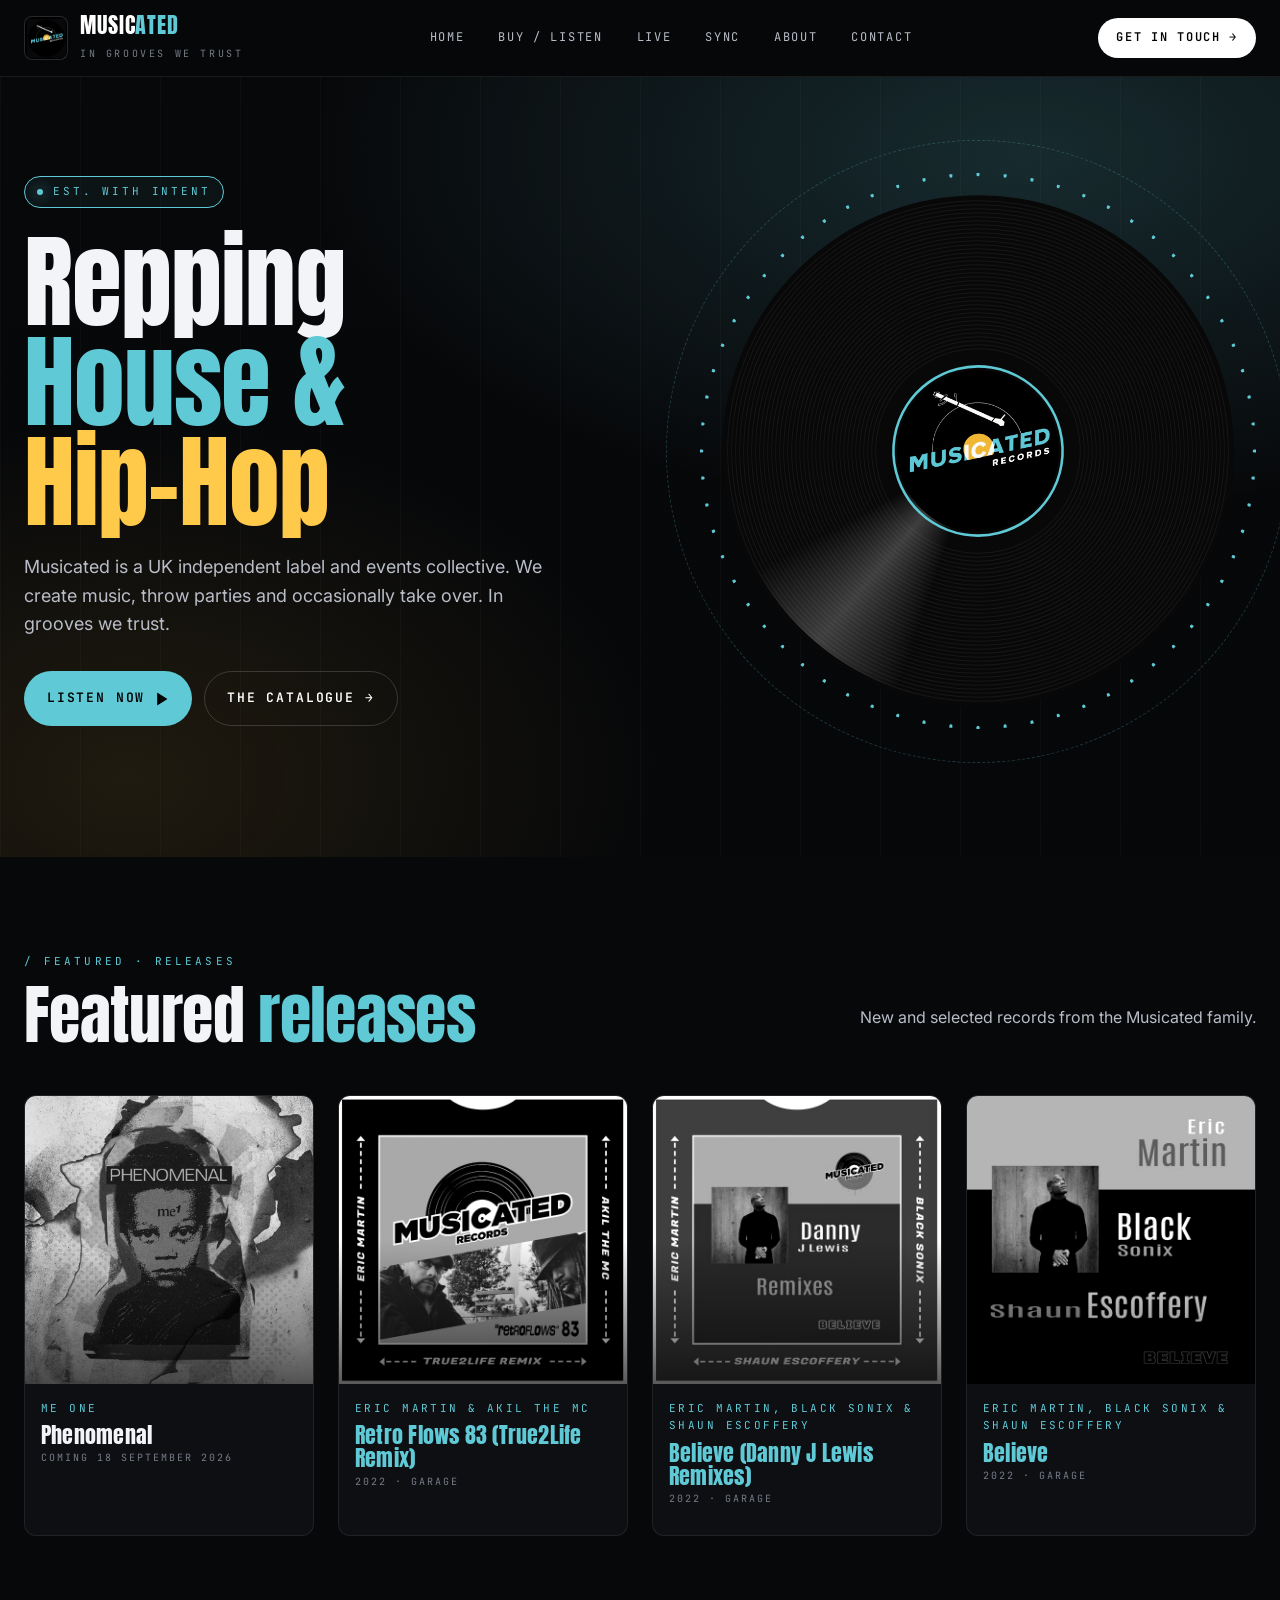
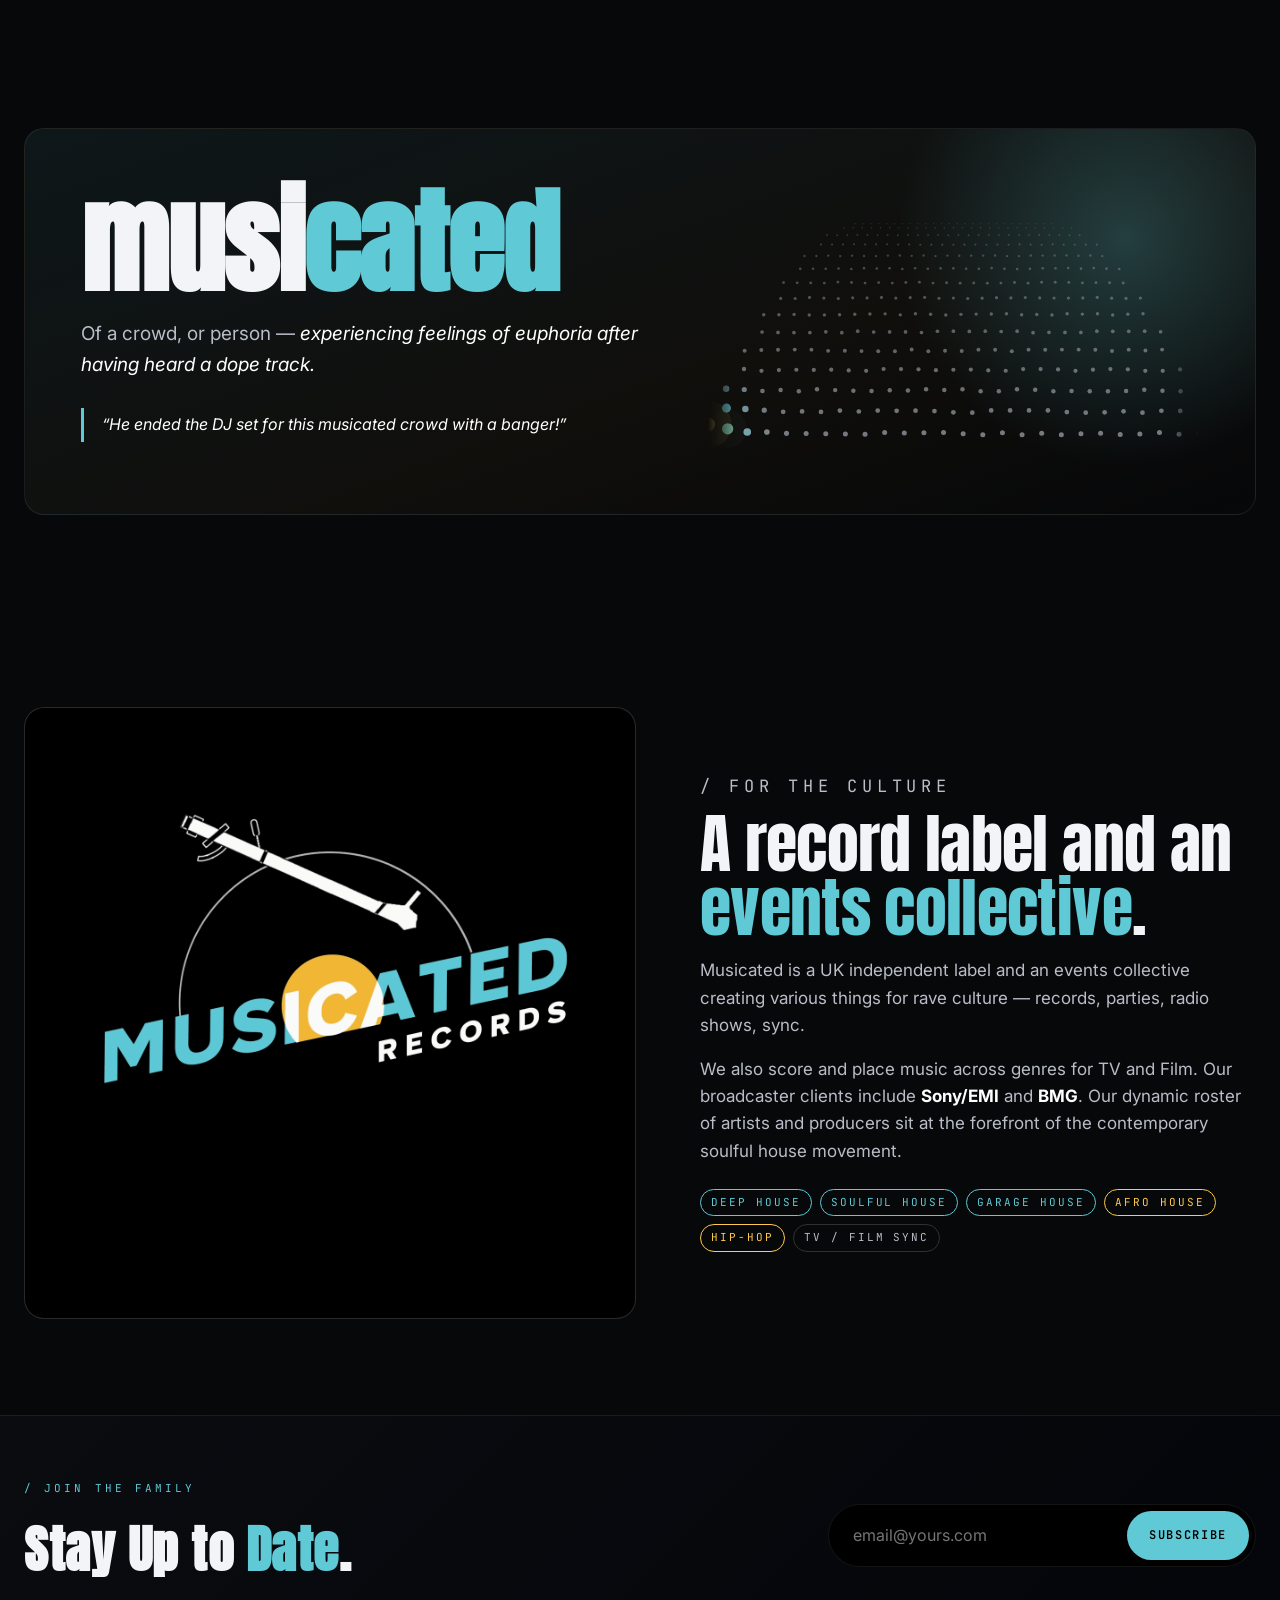
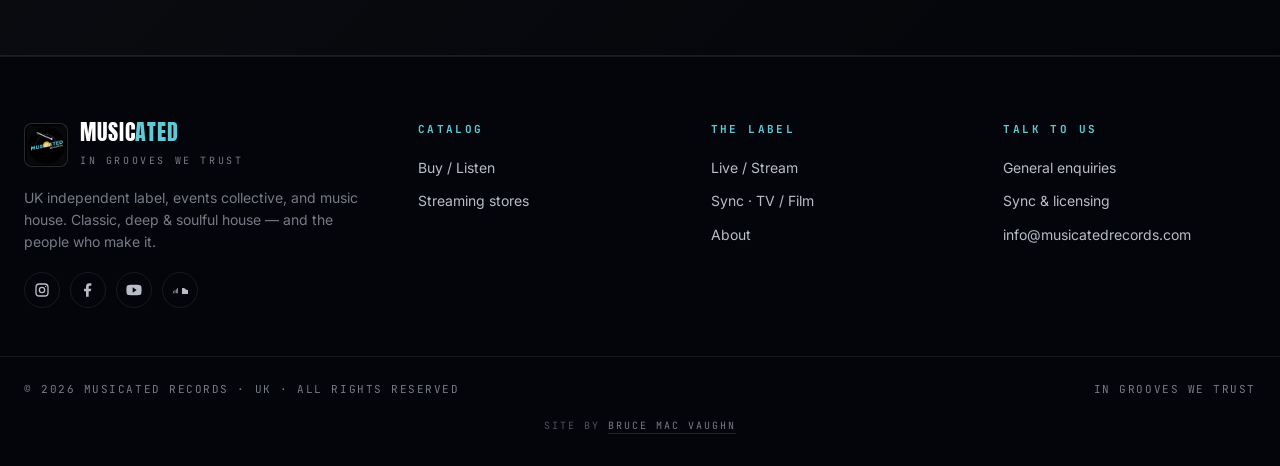
<file: index.html>
<!doctype html>
<html lang="en">
<head>
<meta charset="utf-8" />
<meta name="viewport" content="width=device-width, initial-scale=1" />
<title>Musicated Records — In Grooves We Trust</title>
<meta name="description" content="UK independent label & events collective. Classic and Deep Soulful House from a community of artists, producers and DJs. In Grooves We Trust." />
<meta property="og:title" content="Musicated Records" />
<meta property="og:description" content="Classic & Deep Soulful House. UK label, events collective and music house for TV/Film." />
<meta property="og:image" content="https://musicatedrecords.com/assets/og-card.jpg" />
<meta property="og:type" content="website" />
<meta name="twitter:card" content="summary_large_image" />
<link rel="icon" type="image/png" sizes="32x32" href="assets/favicon-32.png" />
<link rel="icon" type="image/png" sizes="16x16" href="assets/favicon-16.png" />
<link rel="apple-touch-icon" sizes="180x180" href="assets/apple-touch-icon.png" />
<link rel="icon" href="assets/favicon.ico" />
<link rel="preconnect" href="https://fonts.googleapis.com" />
<link rel="preconnect" href="https://fonts.gstatic.com" crossorigin />
<link href="https://fonts.googleapis.com/css2?family=Anton&family=Inter:wght@400;500;600;700&family=JetBrains+Mono:wght@400;500&display=swap" rel="stylesheet" />
<link rel="stylesheet" href="assets/styles.css" />
</head>
<body>
<header class="nav">
  <div class="wrap nav__inner">
    <a class="brand" href="index.html"><span class="brand__mark" aria-hidden="true"></span><span><span class="brand__name">MUSIC<em>ATED</em></span><span class="brand__sub">In Grooves We Trust</span></span></a>
    <nav><ul class="nav__links"><li><a href="index.html">Home</a></li><li><a href="listen.html">Buy / Listen</a></li><li><a href="live.html">Live</a></li><li><a href="sync.html">Sync</a></li><li><a href="about.html">About</a></li><li><a href="contact.html">Contact</a></li></ul></nav>
    <a class="nav__cta" href="contact.html">Get in touch →</a>
    <button class="nav__toggle" aria-label="Menu" aria-expanded="false"><svg width="22" height="22" viewBox="0 0 24 24" fill="none" stroke="currentColor" stroke-width="2.5"><path d="M5 3l14 9-14 9V3z" fill="currentColor"/></svg></button>
  </div>
  <div class="nav__mobile"><a href="index.html">Home</a><a href="listen.html">Buy / Listen</a><a href="live.html">Live</a><a href="sync.html">Sync</a><a href="about.html">About</a><a href="contact.html">Contact</a></div>
</header>
<section class="hero">
  <div class="wrap hero__grid">
    <div>
      <span class="eyebrow"><span class="dot"></span> Est. With Intent</span>
      <h1 class="hero__title" style="line-height:.98"><span style="display:block">Repping</span><em style="display:block">House &amp;</em><span class="gold" style="display:block">Hip-Hop</span></h1>
      <p class="hero__sub">Musicated is a UK independent label and events collective. We create music, throw parties and occasionally take over. In grooves we trust.</p>
      <div class="hero__cta-row"><a class="btn btn--primary" href="listen.html">Listen now <svg viewBox="0 0 24 24" fill="none" stroke="currentColor" stroke-width="2.5"><path d="M5 3l14 9-14 9V3z" fill="currentColor"/></svg></a><a class="btn btn--ghost" href="listen.html">The catalogue &rarr;</a></div>
    </div>
    <div class="hero__viz reveal"><canvas id="heroViz" role="img" aria-label="Spinning vinyl visualiser with audio reactive EQ ring"></canvas><img class="hero__viz__logo" style="width:29.106%" src="assets/musicated-logo-circle.png" alt="Musicated Records" /></div>
  </div>
</section>
<section class="section">
  <div class="wrap">
    <div class="section__head"><div><p class="kicker">/ FEATURED · RELEASES</p><h2 class="h2">Featured <em>releases</em></h2></div><p class="section__sub">New and selected records from the Musicated family.</p></div>
    <div class="releases reveal">
      <div class="release">
        <div class="release__cover"><img src="assets/releases/cover-phenomenal.jpg" alt="Phenomenal — Me One" loading="lazy" /></div>
        <div class="release__meta"><p class="release__artist">Me One</p><h3 class="release__title">Phenomenal</h3><p class="release__cat">Coming 18 September 2026</p></div>
      </div>
      <a class="release" href="https://www.traxsource.com/title/1887463/retro-flows-83-true2life-remix" target="_blank" rel="noopener"><div class="release__cover"><img src="assets/releases/cover-retro-flows-83-true2life.jpg" alt="Retro Flows 83 (True2Life Remix) &mdash; Eric Martin &amp; Akil The MC" loading="lazy" /><span class="release__play"><svg width="14" height="14" viewBox="0 0 24 24" fill="currentColor"><path d="M5 3l14 9-14 9V3z"/></svg></span></div><div class="release__meta"><p class="release__artist">Eric Martin &amp; Akil The MC</p><h3 class="release__title">Retro Flows 83 (True2Life Remix)</h3><p class="release__cat">2022 &middot; Garage</p></div></a>
      <a class="release" href="https://www.traxsource.com/title/1774093/believe-danny-j-lewis-remixes" target="_blank" rel="noopener"><div class="release__cover"><img src="assets/releases/cover-believe-danny-j-lewis.jpg" alt="Believe (Danny J Lewis Remixes) &mdash; Eric Martin, Black Sonix &amp; Shaun Escoffery" loading="lazy" /><span class="release__play"><svg width="14" height="14" viewBox="0 0 24 24" fill="currentColor"><path d="M5 3l14 9-14 9V3z"/></svg></span></div><div class="release__meta"><p class="release__artist">Eric Martin, Black Sonix &amp; Shaun Escoffery</p><h3 class="release__title">Believe (Danny J Lewis Remixes)</h3><p class="release__cat">2022 &middot; Garage</p></div></a>
      <a class="release" href="https://www.traxsource.com/title/1751423/believe" target="_blank" rel="noopener"><div class="release__cover"><img src="assets/releases/cover-believe.jpg" alt="Believe &mdash; Eric Martin, Black Sonix &amp; Shaun Escoffery" loading="lazy" /><span class="release__play"><svg width="14" height="14" viewBox="0 0 24 24" fill="currentColor"><path d="M5 3l14 9-14 9V3z"/></svg></span></div><div class="release__meta"><p class="release__artist">Eric Martin, Black Sonix &amp; Shaun Escoffery</p><h3 class="release__title">Believe</h3><p class="release__cat">2022 &middot; Garage</p></div></a>
    </div>
  </div>
</section>
<section class="section"><div class="wrap"><div class="def-card reveal"><div class="def-card__copy"><h2 class="word">musi<em>cated</em></h2><p class="body">Of a crowd, or person — <em>experiencing feelings of euphoria after having heard a dope track.</em></p><p class="phrase">&ldquo;He ended the DJ set for this musicated crowd with a banger!&rdquo;</p></div><div class="def-card__floor"><canvas id="crowdViz" role="img" aria-label="Abstract animation of a dancefloor: pulses of sound travelling out from the booth through a crowd, each point lighting up as the beat reaches it."></canvas></div></div></div></section>
<section class="section"><div class="wrap two-col"><div class="media-frame media-frame--logo aspect-1x1 reveal"><img src="assets/musicated-logo-circle.png" alt="Musicated Records logo" /></div><div class="copy"><p class="kicker">/ FOR THE CULTURE</p><h2 class="h2">A record label and an <em>events collective</em>.</h2><p>Musicated is a UK independent label and an events collective creating various things for rave culture — records, parties, radio shows, sync.</p><p>We also score and place music across genres for TV and Film. Our broadcaster clients include <strong style="color:#fff">Sony/EMI</strong> and <strong style="color:#fff">BMG</strong>. Our dynamic roster of artists and producers sit at the forefront of the contemporary soulful house movement.</p><div class="tag-row" style="margin-top:24px"><span class="tag tag--teal">Deep House</span><span class="tag tag--teal">Soulful House</span><span class="tag tag--teal">Garage House</span><span class="tag tag--gold">Afro House</span><span class="tag tag--gold">Hip-Hop</span><span class="tag">TV / Film Sync</span></div></div></div></section>
<section class="newsletter"><div class="wrap newsletter__row"><div><p class="kicker">/ JOIN THE FAMILY</p><h2>Stay Up to <em style="color:var(--teal); font-style:normal">Date</em>.</h2></div><form data-form-name="newsletter"><input type="email" name="email" placeholder="email@yours.com" required /><button type="submit">Subscribe</button></form></div></section>
<footer class="site"><div class="wrap site__grid"><div class="site__brand"><a class="brand" href="index.html"><span class="brand__mark" aria-hidden="true"></span><span><span class="brand__name">MUSIC<em>ATED</em></span><span class="brand__sub">In Grooves We Trust</span></span></a><p style="margin-top:18px">UK independent label, events collective, and music house. Classic, deep &amp; soulful house — and the people who make it.</p><div class="socials" style="margin-top:18px"><a href="https://www.instagram.com/musicatedrecords/" target="_blank" rel="noopener" aria-label="Instagram"><svg width="16" height="16" viewBox="0 0 24 24" fill="none" stroke="currentColor" stroke-width="2"><rect x="3" y="3" width="18" height="18" rx="5"/><circle cx="12" cy="12" r="4"/><circle cx="17.5" cy="6.5" r="1" fill="currentColor" stroke="none"/></svg></a><a href="https://www.facebook.com/musicatedrecords/" target="_blank" rel="noopener" aria-label="Facebook"><svg width="16" height="16" viewBox="0 0 24 24" fill="currentColor"><path d="M13 22v-8h3l1-4h-4V7.5c0-1.1.4-2 2-2h2V2c-.4-.05-1.6-.2-3-.2-3 0-5 1.8-5 5.1V10H6v4h3v8h4z"/></svg></a><a href="https://www.youtube.com/channel/UCZgfJ7ZeAhPUknXXtB20-mw" target="_blank" rel="noopener" aria-label="YouTube"><svg width="16" height="16" viewBox="0 0 24 24" fill="currentColor"><path d="M23 7.3c-.2-1.6-1.5-2.8-3-2.9C17.8 4 12 4 12 4s-5.8 0-8 .4c-1.5.1-2.8 1.3-3 2.9C.6 9.5.6 12 .6 12s0 2.5.4 4.7c.2 1.6 1.5 2.8 3 2.9 2.2.4 8 .4 8 .4s5.8 0 8-.4c1.5-.1 2.8-1.3 3-2.9.4-2.2.4-4.7.4-4.7s0-2.5-.4-4.7zM10 16V8l6 4-6 4z"/></svg></a><a href="https://soundcloud.com/musicatedrecords" target="_blank" rel="noopener" aria-label="SoundCloud"><svg width="16" height="16" viewBox="0 0 24 24" fill="currentColor"><path d="M2 14v3h1v-3H2zm2-2v5h1v-5H4zm2-1v6h1v-6H6zm2-2v8h1V9H8zm9 0c-.7 0-1.4.2-2 .5V18h8c1.7 0 3-1.3 3-3s-1.3-3-3-3c-.3 0-.5 0-.7.1C20.8 11.3 19 9 17 9z"/></svg></a></div></div><div><h4>Catalog</h4><ul><li><a href="listen.html">Buy / Listen</a></li><li><a href="listen.html#stores">Streaming stores</a></li></ul></div><div><h4>The label</h4><ul><li><a href="live.html">Live / Stream</a></li><li><a href="sync.html">Sync &middot; TV / Film</a></li><li><a href="about.html">About</a></li></ul></div><div><h4>Talk to us</h4><ul><li><a href="contact.html">General enquiries</a></li><li><a href="mailto:sync@musicatedrecords.com">Sync &amp; licensing</a></li><li><a href="mailto:info@musicatedrecords.com">info@musicatedrecords.com</a></li></ul></div></div><div class="wrap site__bottom"><span>© 2026 Musicated Records · UK · All rights reserved</span><span>In Grooves We Trust</span></div>  <div class="wrap site__credit">
    Site by <a href="https://www.brucemacvaughn.com" target="_blank" rel="noopener">Bruce Mac Vaughn</a>
  </div>
</footer>
<script src="assets/main.js" defer></script><script src="assets/hero-viz.js" defer></script>
<script src="assets/crowd-viz.js" defer></script>
</body>
</html>
</file>
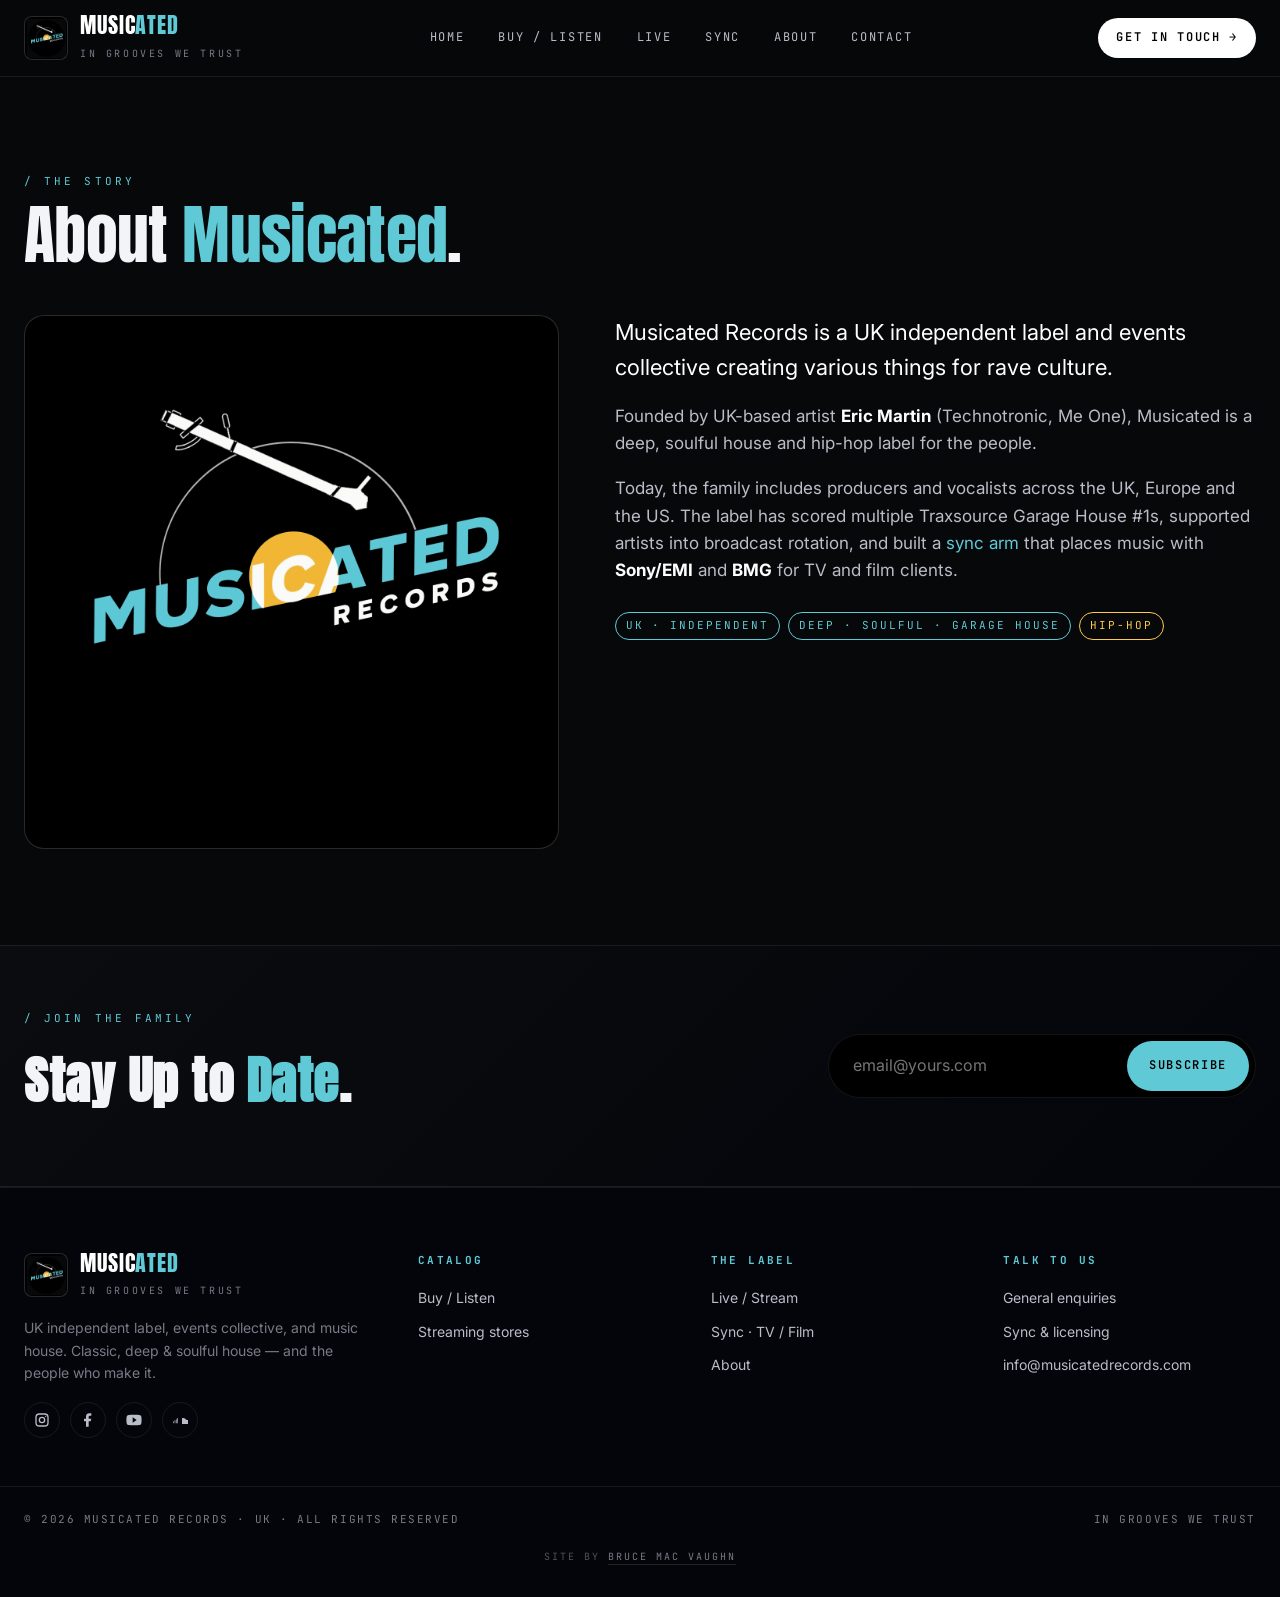
<file: about.html>
<!doctype html>
<html lang="en">
<head>
<meta charset="utf-8" />
<meta name="viewport" content="width=device-width, initial-scale=1" />
<title>About — Musicated Records</title>
<meta name="description" content="About Musicated Records — UK independent label and events collective. Classic, deep and soulful house since the early days." />
<meta property="og:title" content="About — Musicated Records" />
<meta property="og:description" content="About Musicated Records — UK independent label and events collective. Classic, deep and soulful house since the early days." />
<meta property="og:image" content="https://musicatedrecords.com/assets/og-card.jpg" />
<meta property="og:type" content="website" />
<meta name="twitter:card" content="summary_large_image" />
<link rel="icon" type="image/png" sizes="32x32" href="assets/favicon-32.png" />
<link rel="icon" type="image/png" sizes="16x16" href="assets/favicon-16.png" />
<link rel="apple-touch-icon" sizes="180x180" href="assets/apple-touch-icon.png" />
<link rel="icon" href="assets/favicon.ico" />
<link rel="preconnect" href="https://fonts.googleapis.com" />
<link rel="preconnect" href="https://fonts.gstatic.com" crossorigin />
<link href="https://fonts.googleapis.com/css2?family=Anton&family=Inter:wght@400;500;600;700&family=JetBrains+Mono:wght@400;500&display=swap" rel="stylesheet" />
<link rel="stylesheet" href="assets/styles.css" />
</head>
<body>

<header class="nav">
  <div class="wrap nav__inner">
    <a class="brand" href="index.html">
      <span class="brand__mark" aria-hidden="true"></span>
      <span>
        <span class="brand__name">MUSIC<em>ATED</em></span>
        <span class="brand__sub">In Grooves We Trust</span>
      </span>
    </a>
    <nav>
      <ul class="nav__links">
        <li><a href="index.html">Home</a></li>
        <li><a href="listen.html">Buy / Listen</a></li>
        <li><a href="live.html">Live</a></li>
        <li><a href="sync.html">Sync</a></li>
        <li><a href="about.html">About</a></li>
        <li><a href="contact.html">Contact</a></li>
      </ul>
    </nav>
    <a class="nav__cta" href="contact.html">Get in touch →</a>
    <button class="nav__toggle" aria-label="Menu" aria-expanded="false">
      <svg width="22" height="22" viewBox="0 0 24 24" fill="none" stroke="currentColor" stroke-width="2"><path d="M3 6h18M3 12h18M3 18h18"/></svg>
    </button>
  </div>
  <div class="nav__mobile">
    <a href="index.html">Home</a>
    <a href="listen.html">Buy / Listen</a>
    <a href="live.html">Live</a>
    <a href="sync.html">Sync</a>
    <a href="about.html">About</a>
    <a href="contact.html">Contact</a>
  </div>
</header>

<section class="section">
  <div class="wrap">
    <div class="section__head">
      <div>
        <p class="kicker">/ THE STORY</p>
        <h2 class="h2">About <em>Musicated</em>.</h2>
      </div>
    </div>

    <div class="bio reveal">
      <div class="bio__photo">
        <img src="assets/musicated-logo-circle.png" alt="Musicated Records — In Grooves We Trust" />
      </div>
      <div class="bio__copy">
        <p style="font-size:22px; color:#fff;">Musicated Records is a UK independent label and events collective creating various things for rave culture.</p>
        <p>Founded by UK-based artist <strong style="color:#fff">Eric Martin</strong> (Technotronic, Me One), Musicated is a deep, soulful house and hip-hop label for the people.</p>
        <p>Today, the family includes producers and vocalists across the UK, Europe and the US. The label has scored multiple Traxsource Garage House #1s, supported artists into broadcast rotation, and built a <a href="sync.html" style="color:var(--teal)">sync arm</a> that places music with <strong style="color:#fff">Sony/EMI</strong> and <strong style="color:#fff">BMG</strong> for TV and film clients.</p>

        <div class="tag-row" style="margin-top:28px;">
          <span class="tag tag--teal">UK &middot; Independent</span>
          <span class="tag tag--teal">Deep &middot; Soulful &middot; Garage House</span>
          <span class="tag tag--gold">Hip-Hop</span>
        </div>
      </div>
    </div>
  </div>
</section>

<section class="newsletter">
  <div class="wrap newsletter__row">
    <div>
      <p class="kicker">/ JOIN THE FAMILY</p>
      <h2>Stay Up to <em style="color:var(--teal); font-style:normal">Date</em>.</h2>
    </div>
    <form data-form-name="newsletter">
      <input type="email" name="email" placeholder="email@yours.com" required />
      <button type="submit">Subscribe</button>
    </form>
  </div>
</section>

<footer class="site">
  <div class="wrap site__grid">
    <div class="site__brand">
      <a class="brand" href="index.html">
        <span class="brand__mark" aria-hidden="true"></span>
        <span>
          <span class="brand__name">MUSIC<em>ATED</em></span>
          <span class="brand__sub">In Grooves We Trust</span>
        </span>
      </a>
      <p style="margin-top:18px">UK independent label, events collective, and music house. Classic, deep &amp; soulful house — and the people who make it.</p>
      <div class="socials" style="margin-top:18px">
        <a href="https://www.instagram.com/musicatedrecords/" target="_blank" rel="noopener" aria-label="Instagram">
          <svg width="16" height="16" viewBox="0 0 24 24" fill="none" stroke="currentColor" stroke-width="2"><rect x="3" y="3" width="18" height="18" rx="5"/><circle cx="12" cy="12" r="4"/><circle cx="17.5" cy="6.5" r="1" fill="currentColor" stroke="none"/></svg>
        </a>
        <a href="https://www.facebook.com/musicatedrecords/" target="_blank" rel="noopener" aria-label="Facebook">
          <svg width="16" height="16" viewBox="0 0 24 24" fill="currentColor"><path d="M13 22v-8h3l1-4h-4V7.5c0-1.1.4-2 2-2h2V2c-.4-.05-1.6-.2-3-.2-3 0-5 1.8-5 5.1V10H6v4h3v8h4z"/></svg>
        </a>
        <a href="https://www.youtube.com/channel/UCZgfJ7ZeAhPUknXXtB20-mw" target="_blank" rel="noopener" aria-label="YouTube">
          <svg width="16" height="16" viewBox="0 0 24 24" fill="currentColor"><path d="M23 7.3c-.2-1.6-1.5-2.8-3-2.9C17.8 4 12 4 12 4s-5.8 0-8 .4c-1.5.1-2.8 1.3-3 2.9C.6 9.5.6 12 .6 12s0 2.5.4 4.7c.2 1.6 1.5 2.8 3 2.9 2.2.4 8 .4 8 .4s5.8 0 8-.4c1.5-.1 2.8-1.3 3-2.9.4-2.2.4-4.7.4-4.7s0-2.5-.4-4.7zM10 16V8l6 4-6 4z"/></svg>
        </a>
        <a href="https://soundcloud.com/musicatedrecords" target="_blank" rel="noopener" aria-label="SoundCloud">
          <svg width="16" height="16" viewBox="0 0 24 24" fill="currentColor"><path d="M2 14v3h1v-3H2zm2-2v5h1v-5H4zm2-1v6h1v-6H6zm2-2v8h1V9H8zm9 0c-.7 0-1.4.2-2 .5V18h8c1.7 0 3-1.3 3-3s-1.3-3-3-3c-.3 0-.5 0-.7.1C20.8 11.3 19 9 17 9z"/></svg>
        </a>
      </div>
    </div>
    <div>
      <h4>Catalog</h4>
      <ul>
        <li><a href="listen.html">Buy / Listen</a></li>
        <li><a href="listen.html#stores">Streaming stores</a></li>
      </ul>
    </div>
    <div>
      <h4>The label</h4>
      <ul>
        <li><a href="live.html">Live / Stream</a></li>
        <li><a href="sync.html">Sync &middot; TV / Film</a></li>
        <li><a href="about.html">About</a></li>
      </ul>
    </div>
    <div>
      <h4>Talk to us</h4>
      <ul>
        <li><a href="contact.html">General enquiries</a></li>
        <li><a href="mailto:sync@musicatedrecords.com">Sync &amp; licensing</a></li>
        <li><a href="mailto:info@musicatedrecords.com">info@musicatedrecords.com</a></li>
      </ul>
    </div>
  </div>
  <div class="wrap site__bottom">
    <span>© 2026 Musicated Records · UK · All rights reserved</span>
    <span>In Grooves We Trust</span>
  </div>
  <div class="wrap site__credit">
    Site by <a href="https://www.brucemacvaughn.com" target="_blank" rel="noopener">Bruce Mac Vaughn</a>
  </div>
</footer>

<script src="assets/main.js" defer></script>
</body>
</html>
</file>
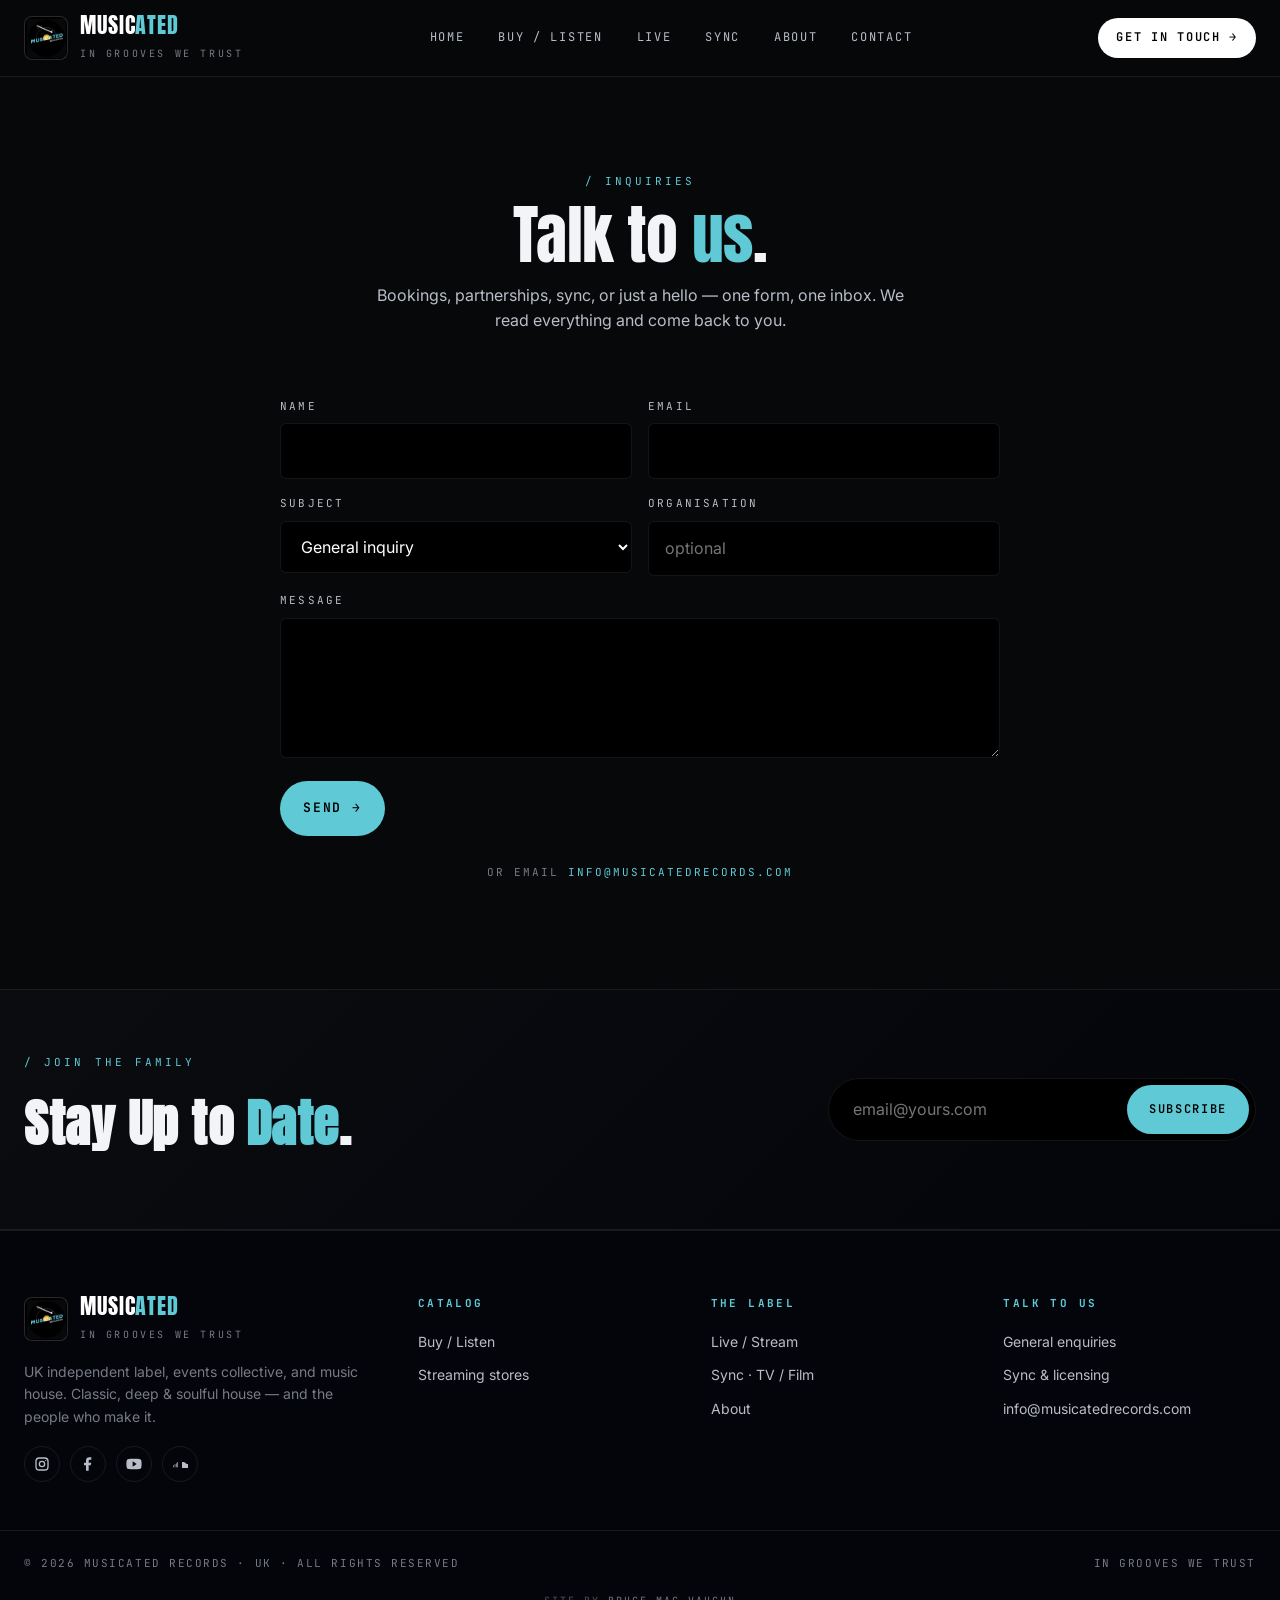
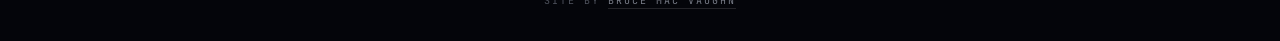
<file: contact.html>
<!doctype html>
<html lang="en">
<head>
<meta charset="utf-8" />
<meta name="viewport" content="width=device-width, initial-scale=1" />
<title>Contact — Musicated Records</title>
<meta name="description" content="Get in touch with Musicated Records — bookings, partnerships, sync and general enquiries." />
<meta property="og:title" content="Contact — Musicated Records" />
<meta property="og:description" content="Get in touch with Musicated Records — bookings, partnerships, sync and general enquiries." />
<meta property="og:image" content="https://musicatedrecords.com/assets/og-card.jpg" />
<meta property="og:type" content="website" />
<meta name="twitter:card" content="summary_large_image" />
<link rel="icon" type="image/png" sizes="32x32" href="assets/favicon-32.png" />
<link rel="icon" type="image/png" sizes="16x16" href="assets/favicon-16.png" />
<link rel="apple-touch-icon" sizes="180x180" href="assets/apple-touch-icon.png" />
<link rel="icon" href="assets/favicon.ico" />
<link rel="preconnect" href="https://fonts.googleapis.com" />
<link rel="preconnect" href="https://fonts.gstatic.com" crossorigin />
<link href="https://fonts.googleapis.com/css2?family=Anton&family=Inter:wght@400;500;600;700&family=JetBrains+Mono:wght@400;500&display=swap" rel="stylesheet" />
<link rel="stylesheet" href="assets/styles.css" />
</head>
<body>

<header class="nav">
  <div class="wrap nav__inner">
    <a class="brand" href="index.html">
      <span class="brand__mark" aria-hidden="true"></span>
      <span>
        <span class="brand__name">MUSIC<em>ATED</em></span>
        <span class="brand__sub">In Grooves We Trust</span>
      </span>
    </a>
    <nav>
      <ul class="nav__links">
        <li><a href="index.html">Home</a></li>
        <li><a href="listen.html">Buy / Listen</a></li>
        <li><a href="live.html">Live</a></li>
        <li><a href="sync.html">Sync</a></li>
        <li><a href="about.html">About</a></li>
        <li><a href="contact.html">Contact</a></li>
      </ul>
    </nav>
    <a class="nav__cta" href="contact.html">Get in touch →</a>
    <button class="nav__toggle" aria-label="Menu" aria-expanded="false">
      <svg width="22" height="22" viewBox="0 0 24 24" fill="none" stroke="currentColor" stroke-width="2"><path d="M3 6h18M3 12h18M3 18h18"/></svg>
    </button>
  </div>
  <div class="nav__mobile">
    <a href="index.html">Home</a>
    <a href="listen.html">Buy / Listen</a>
    <a href="live.html">Live</a>
    <a href="sync.html">Sync</a>
    <a href="about.html">About</a>
    <a href="contact.html">Contact</a>
  </div>
</header>

<section class="section">
  <div class="wrap">
    <div class="section__head" style="justify-content:center; text-align:center;">
      <div style="max-width:60ch;">
        <p class="kicker">/ INQUIRIES</p>
        <h2 class="h2">Talk to <em>us</em>.</h2>
        <p class="section__sub" style="margin-top:16px">Bookings, partnerships, sync, or just a hello — one form, one inbox. We read everything and come back to you.</p>
      </div>
    </div>

    <div style="max-width: 720px; margin: 0 auto;">
      <form class="form" data-form-name="contact">
        <div class="form__row">
          <div><label for="c-name">Name</label><input id="c-name" name="name" type="text" required /></div>
          <div><label for="c-email">Email</label><input id="c-email" name="email" type="email" required /></div>
        </div>
        <div class="form__row">
          <div><label for="c-subj">Subject</label>
            <select id="c-subj" name="subject">
              <option>General inquiry</option>
              <option>Booking</option>
              <option>Sync / TV / Film</option>
              <option>Partnership</option>
            </select>
          </div>
          <div><label for="c-org">Organisation</label><input id="c-org" name="organisation" type="text" placeholder="optional" /></div>
        </div>
        <div><label for="c-msg">Message</label><textarea id="c-msg" name="message" required></textarea></div>
        <div style="display:flex; justify-content:space-between; align-items:center; gap:16px;">
          <button type="submit" class="btn btn--primary">Send &rarr;</button>
          <span class="form__status"></span>
        </div>
      </form>
      <p class="muted" style="text-align:center; margin-top:28px; font-family:var(--font-mono); font-size:11px; letter-spacing:.18em; text-transform:uppercase;">
        Or email <a href="mailto:info@musicatedrecords.com" style="color:var(--teal)">info@musicatedrecords.com</a>
      </p>
    </div>
  </div>
</section>

<section class="newsletter">
  <div class="wrap newsletter__row">
    <div>
      <p class="kicker">/ JOIN THE FAMILY</p>
      <h2>Stay Up to <em style="color:var(--teal); font-style:normal">Date</em>.</h2>
    </div>
    <form data-form-name="newsletter">
      <input type="email" name="email" placeholder="email@yours.com" required />
      <button type="submit">Subscribe</button>
    </form>
  </div>
</section>

<footer class="site">
  <div class="wrap site__grid">
    <div class="site__brand">
      <a class="brand" href="index.html">
        <span class="brand__mark" aria-hidden="true"></span>
        <span>
          <span class="brand__name">MUSIC<em>ATED</em></span>
          <span class="brand__sub">In Grooves We Trust</span>
        </span>
      </a>
      <p style="margin-top:18px">UK independent label, events collective, and music house. Classic, deep &amp; soulful house — and the people who make it.</p>
      <div class="socials" style="margin-top:18px">
        <a href="https://www.instagram.com/musicatedrecords/" target="_blank" rel="noopener" aria-label="Instagram">
          <svg width="16" height="16" viewBox="0 0 24 24" fill="none" stroke="currentColor" stroke-width="2"><rect x="3" y="3" width="18" height="18" rx="5"/><circle cx="12" cy="12" r="4"/><circle cx="17.5" cy="6.5" r="1" fill="currentColor" stroke="none"/></svg>
        </a>
        <a href="https://www.facebook.com/musicatedrecords/" target="_blank" rel="noopener" aria-label="Facebook">
          <svg width="16" height="16" viewBox="0 0 24 24" fill="currentColor"><path d="M13 22v-8h3l1-4h-4V7.5c0-1.1.4-2 2-2h2V2c-.4-.05-1.6-.2-3-.2-3 0-5 1.8-5 5.1V10H6v4h3v8h4z"/></svg>
        </a>
        <a href="https://www.youtube.com/channel/UCZgfJ7ZeAhPUknXXtB20-mw" target="_blank" rel="noopener" aria-label="YouTube">
          <svg width="16" height="16" viewBox="0 0 24 24" fill="currentColor"><path d="M23 7.3c-.2-1.6-1.5-2.8-3-2.9C17.8 4 12 4 12 4s-5.8 0-8 .4c-1.5.1-2.8 1.3-3 2.9C.6 9.5.6 12 .6 12s0 2.5.4 4.7c.2 1.6 1.5 2.8 3 2.9 2.2.4 8 .4 8 .4s5.8 0 8-.4c1.5-.1 2.8-1.3 3-2.9.4-2.2.4-4.7.4-4.7s0-2.5-.4-4.7zM10 16V8l6 4-6 4z"/></svg>
        </a>
        <a href="https://soundcloud.com/musicatedrecords" target="_blank" rel="noopener" aria-label="SoundCloud">
          <svg width="16" height="16" viewBox="0 0 24 24" fill="currentColor"><path d="M2 14v3h1v-3H2zm2-2v5h1v-5H4zm2-1v6h1v-6H6zm2-2v8h1V9H8zm9 0c-.7 0-1.4.2-2 .5V18h8c1.7 0 3-1.3 3-3s-1.3-3-3-3c-.3 0-.5 0-.7.1C20.8 11.3 19 9 17 9z"/></svg>
        </a>
      </div>
    </div>
    <div>
      <h4>Catalog</h4>
      <ul>
        <li><a href="listen.html">Buy / Listen</a></li>
        <li><a href="listen.html#stores">Streaming stores</a></li>
      </ul>
    </div>
    <div>
      <h4>The label</h4>
      <ul>
        <li><a href="live.html">Live / Stream</a></li>
        <li><a href="sync.html">Sync &middot; TV / Film</a></li>
        <li><a href="about.html">About</a></li>
      </ul>
    </div>
    <div>
      <h4>Talk to us</h4>
      <ul>
        <li><a href="contact.html">General enquiries</a></li>
        <li><a href="mailto:sync@musicatedrecords.com">Sync &amp; licensing</a></li>
        <li><a href="mailto:info@musicatedrecords.com">info@musicatedrecords.com</a></li>
      </ul>
    </div>
  </div>
  <div class="wrap site__bottom">
    <span>© 2026 Musicated Records · UK · All rights reserved</span>
    <span>In Grooves We Trust</span>
  </div>
  <div class="wrap site__credit">
    Site by <a href="https://www.brucemacvaughn.com" target="_blank" rel="noopener">Bruce Mac Vaughn</a>
  </div>
</footer>

<script src="assets/main.js" defer></script>
</body>
</html>
</file>
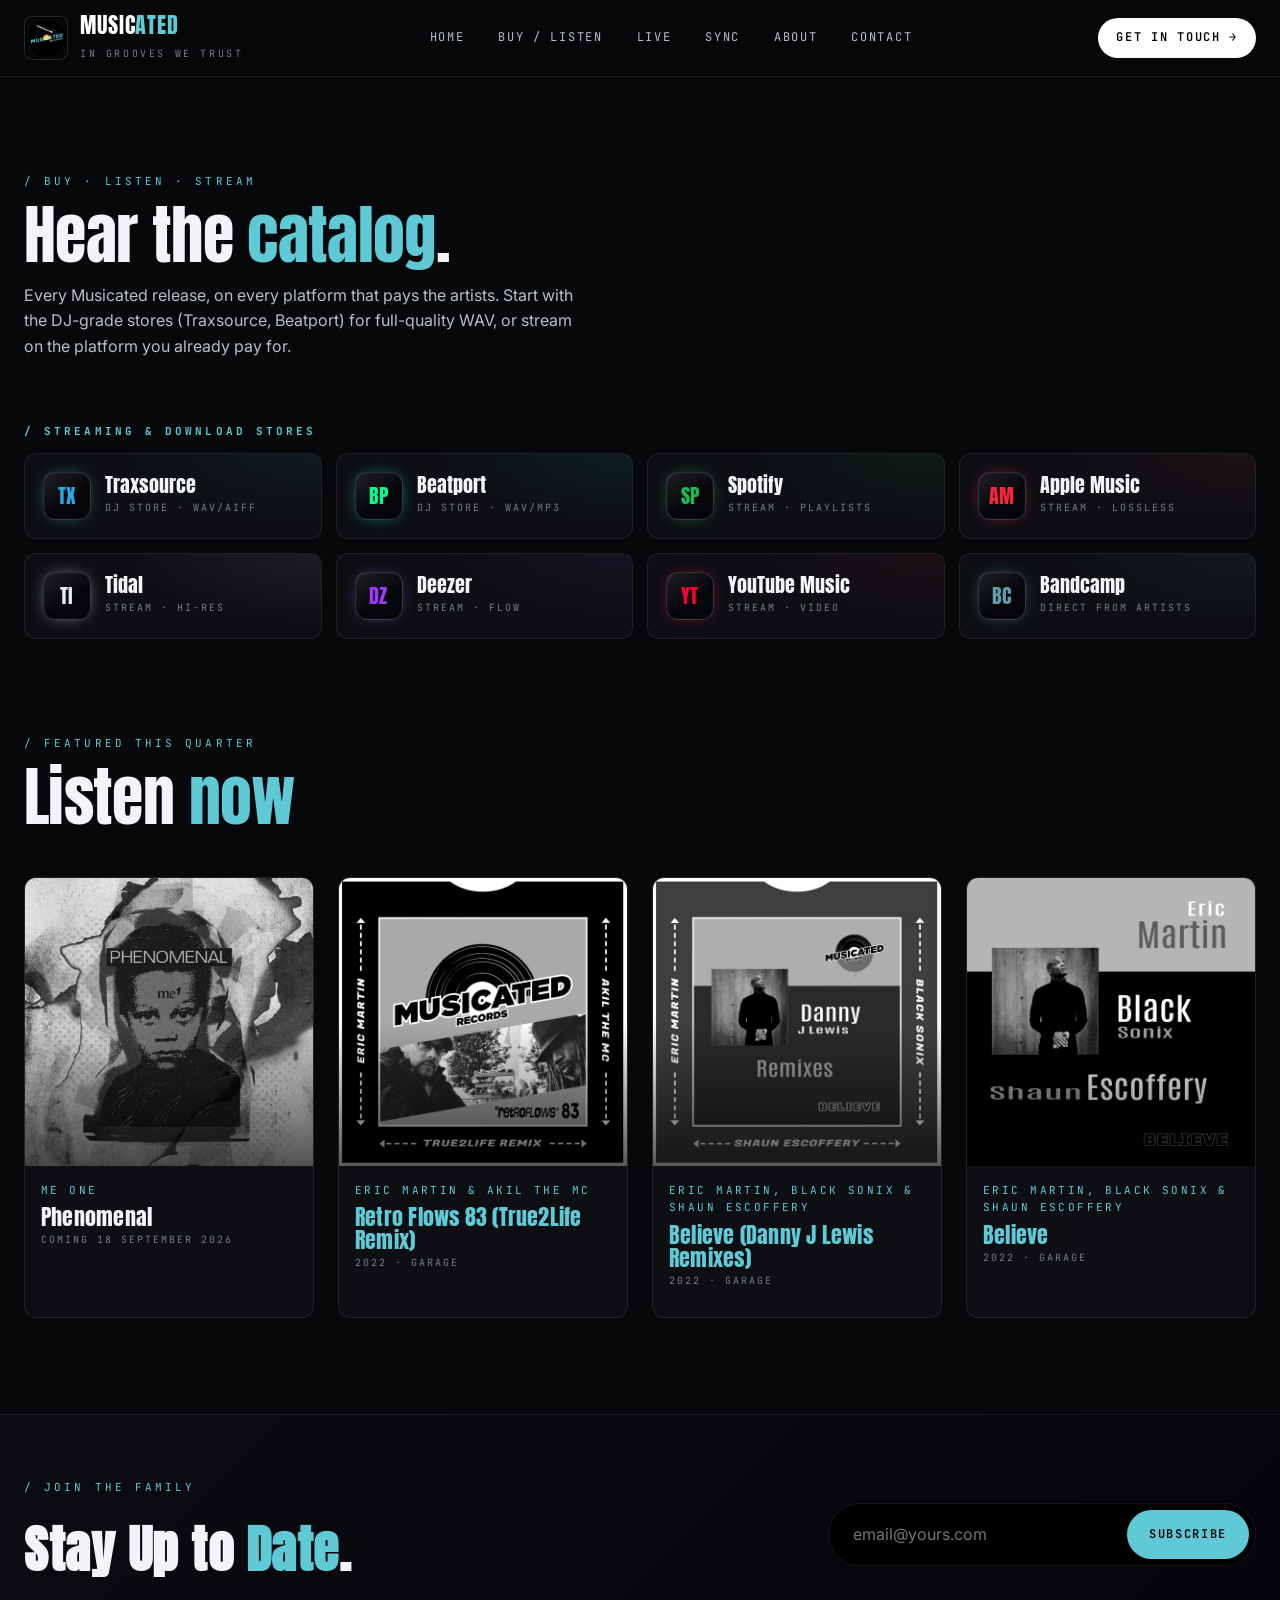
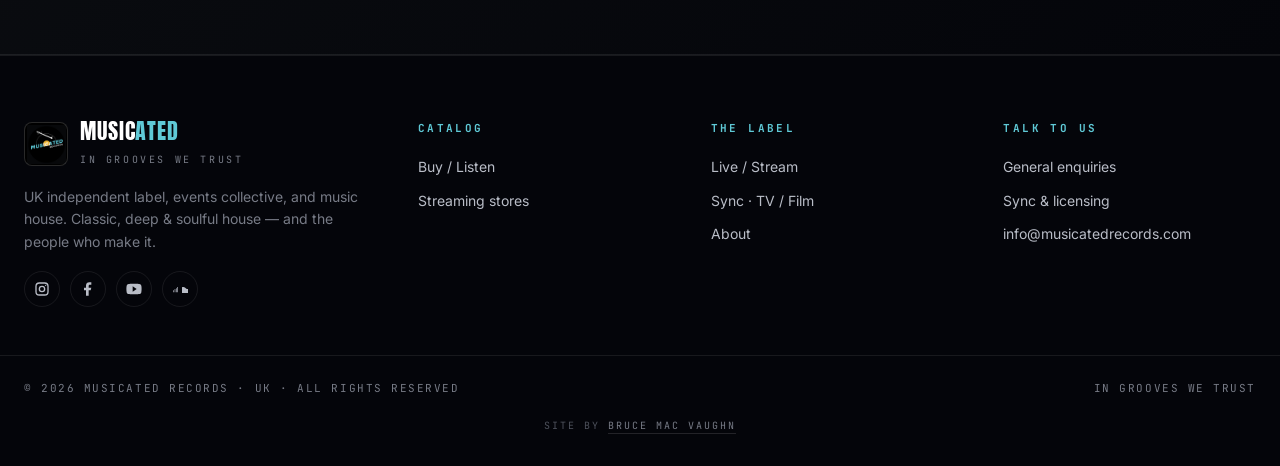
<file: listen.html>
<!doctype html>
<html lang="en">
<head>
<meta charset="utf-8" />
<meta name="viewport" content="width=device-width, initial-scale=1" />
<title>Buy / Listen — Musicated Records</title>
<meta name="description" content="Buy Musicated Records on Traxsource, Beatport, Bandcamp. Stream on Spotify, Apple Music, Tidal, Deezer." />
<meta property="og:title" content="Buy / Listen — Musicated Records" />
<meta property="og:description" content="Buy Musicated Records on Traxsource, Beatport, Bandcamp. Stream on Spotify, Apple Music, Tidal, Deezer." />
<meta property="og:image" content="https://musicatedrecords.com/assets/og-card.jpg" />
<meta property="og:type" content="website" />
<meta name="twitter:card" content="summary_large_image" />
<link rel="icon" type="image/png" sizes="32x32" href="assets/favicon-32.png" />
<link rel="icon" type="image/png" sizes="16x16" href="assets/favicon-16.png" />
<link rel="apple-touch-icon" sizes="180x180" href="assets/apple-touch-icon.png" />
<link rel="icon" href="assets/favicon.ico" />
<link rel="preconnect" href="https://fonts.googleapis.com" />
<link rel="preconnect" href="https://fonts.gstatic.com" crossorigin />
<link href="https://fonts.googleapis.com/css2?family=Anton&family=Inter:wght@400;500;600;700&family=JetBrains+Mono:wght@400;500&display=swap" rel="stylesheet" />
<link rel="stylesheet" href="assets/styles.css" />
</head>
<body>

<header class="nav">
  <div class="wrap nav__inner">
    <a class="brand" href="index.html">
      <span class="brand__mark" aria-hidden="true"></span>
      <span>
        <span class="brand__name">MUSIC<em>ATED</em></span>
        <span class="brand__sub">In Grooves We Trust</span>
      </span>
    </a>
    <nav>
      <ul class="nav__links">
        <li><a href="index.html">Home</a></li>
        <li><a href="listen.html">Buy / Listen</a></li>
        <li><a href="live.html">Live</a></li>
        <li><a href="sync.html">Sync</a></li>
        <li><a href="about.html">About</a></li>
        <li><a href="contact.html">Contact</a></li>
      </ul>
    </nav>
    <a class="nav__cta" href="contact.html">Get in touch →</a>
    <button class="nav__toggle" aria-label="Menu" aria-expanded="false">
      <svg width="22" height="22" viewBox="0 0 24 24" fill="none" stroke="currentColor" stroke-width="2"><path d="M3 6h18M3 12h18M3 18h18"/></svg>
    </button>
  </div>
  <div class="nav__mobile">
    <a href="index.html">Home</a>
    <a href="listen.html">Buy / Listen</a>
    <a href="live.html">Live</a>
    <a href="sync.html">Sync</a>
    <a href="about.html">About</a>
    <a href="contact.html">Contact</a>
  </div>
</header>

<section class="section">
  <div class="wrap">
    <div class="section__head">
      <div>
        <p class="kicker">/ BUY · LISTEN · STREAM</p>
        <h2 class="h2">Hear the <em>catalog</em>.</h2>
        <p class="section__sub" style="margin-top:16px">Every Musicated release, on every platform that pays the artists. Start with the DJ-grade stores (Traxsource, Beatport) for full-quality WAV, or stream on the platform you already pay for.</p>
      </div>
    </div>

    <h3 class="kicker" id="stores">/ STREAMING &amp; DOWNLOAD STORES</h3>
    <div class="stores reveal">
      <a class="store" href="https://www.traxsource.com/label/57895/musicated-records" target="_blank" rel="noopener" style="--brand:#29a9e0">
        <span class="store__logo">TX</span>
        <span class="store__text"><span class="store__name">Traxsource</span><span class="store__sub">DJ store &middot; WAV/AIFF</span></span>
        <svg class="store__go" viewBox="0 0 24 24" fill="none" stroke="currentColor" stroke-width="2.5" aria-hidden="true"><path d="M5 12h13M13 6l6 6-6 6"/></svg>
      </a>
      <a class="store" href="https://www.beatport.com/label/musicated-records/83151" target="_blank" rel="noopener" style="--brand:#01ff95">
        <span class="store__logo">BP</span>
        <span class="store__text"><span class="store__name">Beatport</span><span class="store__sub">DJ store &middot; WAV/MP3</span></span>
        <svg class="store__go" viewBox="0 0 24 24" fill="none" stroke="currentColor" stroke-width="2.5" aria-hidden="true"><path d="M5 12h13M13 6l6 6-6 6"/></svg>
      </a>
      <a class="store" href="https://open.spotify.com/search/Musicated%20Records" target="_blank" rel="noopener" style="--brand:#1db954">
        <span class="store__logo">SP</span>
        <span class="store__text"><span class="store__name">Spotify</span><span class="store__sub">Stream &middot; playlists</span></span>
        <svg class="store__go" viewBox="0 0 24 24" fill="none" stroke="currentColor" stroke-width="2.5" aria-hidden="true"><path d="M5 12h13M13 6l6 6-6 6"/></svg>
      </a>
      <a class="store" href="https://music.apple.com/search?term=Musicated%20Records" target="_blank" rel="noopener" style="--brand:#fa243c">
        <span class="store__logo">AM</span>
        <span class="store__text"><span class="store__name">Apple Music</span><span class="store__sub">Stream &middot; lossless</span></span>
        <svg class="store__go" viewBox="0 0 24 24" fill="none" stroke="currentColor" stroke-width="2.5" aria-hidden="true"><path d="M5 12h13M13 6l6 6-6 6"/></svg>
      </a>
      <a class="store" href="https://tidal.com/search?q=Musicated%20Records" target="_blank" rel="noopener" style="--brand:#e8ecf2">
        <span class="store__logo">TI</span>
        <span class="store__text"><span class="store__name">Tidal</span><span class="store__sub">Stream &middot; hi-res</span></span>
        <svg class="store__go" viewBox="0 0 24 24" fill="none" stroke="currentColor" stroke-width="2.5" aria-hidden="true"><path d="M5 12h13M13 6l6 6-6 6"/></svg>
      </a>
      <a class="store" href="https://www.deezer.com/search/Musicated%20Records" target="_blank" rel="noopener" style="--brand:#a238ff">
        <span class="store__logo">DZ</span>
        <span class="store__text"><span class="store__name">Deezer</span><span class="store__sub">Stream &middot; flow</span></span>
        <svg class="store__go" viewBox="0 0 24 24" fill="none" stroke="currentColor" stroke-width="2.5" aria-hidden="true"><path d="M5 12h13M13 6l6 6-6 6"/></svg>
      </a>
      <a class="store" href="https://music.youtube.com/search?q=Musicated+Records" target="_blank" rel="noopener" style="--brand:#ff0033">
        <span class="store__logo">YT</span>
        <span class="store__text"><span class="store__name">YouTube Music</span><span class="store__sub">Stream &middot; video</span></span>
        <svg class="store__go" viewBox="0 0 24 24" fill="none" stroke="currentColor" stroke-width="2.5" aria-hidden="true"><path d="M5 12h13M13 6l6 6-6 6"/></svg>
      </a>
      <a class="store" href="https://meone.bandcamp.com/" target="_blank" rel="noopener" style="--brand:#629aa9">
        <span class="store__logo">BC</span>
        <span class="store__text"><span class="store__name">Bandcamp</span><span class="store__sub">Direct from artists</span></span>
        <svg class="store__go" viewBox="0 0 24 24" fill="none" stroke="currentColor" stroke-width="2.5" aria-hidden="true"><path d="M5 12h13M13 6l6 6-6 6"/></svg>
      </a>
    </div>
  </div>
</section>

<section class="section" style="padding-top:0">
  <div class="wrap">
    <div class="section__head">
      <div>
        <p class="kicker">/ FEATURED THIS QUARTER</p>
        <h2 class="h2">Listen <em>now</em></h2>
      </div>
    </div>
    <div class="releases reveal">

      <div class="release">
        <div class="release__cover"><img src="assets/releases/cover-phenomenal.jpg" alt="Phenomenal — Me One" loading="lazy" /></div>
        <div class="release__meta"><p class="release__artist">Me One</p><h3 class="release__title">Phenomenal</h3><p class="release__cat">Coming 18 September 2026</p></div>
      </div>
      <a class="release" href="https://www.traxsource.com/title/1887463/retro-flows-83-true2life-remix" target="_blank" rel="noopener"><div class="release__cover"><img src="assets/releases/cover-retro-flows-83-true2life.jpg" alt="Retro Flows 83 (True2Life Remix) &mdash; Eric Martin &amp; Akil The MC" loading="lazy" /><span class="release__play"><svg width="14" height="14" viewBox="0 0 24 24" fill="currentColor"><path d="M5 3l14 9-14 9V3z"/></svg></span></div><div class="release__meta"><p class="release__artist">Eric Martin &amp; Akil The MC</p><h3 class="release__title">Retro Flows 83 (True2Life Remix)</h3><p class="release__cat">2022 &middot; Garage</p></div></a>
      <a class="release" href="https://www.traxsource.com/title/1774093/believe-danny-j-lewis-remixes" target="_blank" rel="noopener"><div class="release__cover"><img src="assets/releases/cover-believe-danny-j-lewis.jpg" alt="Believe (Danny J Lewis Remixes) &mdash; Eric Martin, Black Sonix &amp; Shaun Escoffery" loading="lazy" /><span class="release__play"><svg width="14" height="14" viewBox="0 0 24 24" fill="currentColor"><path d="M5 3l14 9-14 9V3z"/></svg></span></div><div class="release__meta"><p class="release__artist">Eric Martin, Black Sonix &amp; Shaun Escoffery</p><h3 class="release__title">Believe (Danny J Lewis Remixes)</h3><p class="release__cat">2022 &middot; Garage</p></div></a>
      <a class="release" href="https://www.traxsource.com/title/1751423/believe" target="_blank" rel="noopener"><div class="release__cover"><img src="assets/releases/cover-believe.jpg" alt="Believe &mdash; Eric Martin, Black Sonix &amp; Shaun Escoffery" loading="lazy" /><span class="release__play"><svg width="14" height="14" viewBox="0 0 24 24" fill="currentColor"><path d="M5 3l14 9-14 9V3z"/></svg></span></div><div class="release__meta"><p class="release__artist">Eric Martin, Black Sonix &amp; Shaun Escoffery</p><h3 class="release__title">Believe</h3><p class="release__cat">2022 &middot; Garage</p></div></a>
    
    </div>
  </div>
</section>


<section class="newsletter">
  <div class="wrap newsletter__row">
    <div>
      <p class="kicker">/ JOIN THE FAMILY</p>
      <h2>Stay Up to <em style="color:var(--teal); font-style:normal">Date</em>.</h2>
    </div>
    <form data-form-name="newsletter">
      <input type="email" name="email" placeholder="email@yours.com" required />
      <button type="submit">Subscribe</button>
    </form>
  </div>
</section>

<footer class="site">
  <div class="wrap site__grid">
    <div class="site__brand">
      <a class="brand" href="index.html">
        <span class="brand__mark" aria-hidden="true"></span>
        <span>
          <span class="brand__name">MUSIC<em>ATED</em></span>
          <span class="brand__sub">In Grooves We Trust</span>
        </span>
      </a>
      <p style="margin-top:18px">UK independent label, events collective, and music house. Classic, deep &amp; soulful house — and the people who make it.</p>
      <div class="socials" style="margin-top:18px">
        <a href="https://www.instagram.com/musicatedrecords/" target="_blank" rel="noopener" aria-label="Instagram">
          <svg width="16" height="16" viewBox="0 0 24 24" fill="none" stroke="currentColor" stroke-width="2"><rect x="3" y="3" width="18" height="18" rx="5"/><circle cx="12" cy="12" r="4"/><circle cx="17.5" cy="6.5" r="1" fill="currentColor" stroke="none"/></svg>
        </a>
        <a href="https://www.facebook.com/musicatedrecords/" target="_blank" rel="noopener" aria-label="Facebook">
          <svg width="16" height="16" viewBox="0 0 24 24" fill="currentColor"><path d="M13 22v-8h3l1-4h-4V7.5c0-1.1.4-2 2-2h2V2c-.4-.05-1.6-.2-3-.2-3 0-5 1.8-5 5.1V10H6v4h3v8h4z"/></svg>
        </a>
        <a href="https://www.youtube.com/channel/UCZgfJ7ZeAhPUknXXtB20-mw" target="_blank" rel="noopener" aria-label="YouTube">
          <svg width="16" height="16" viewBox="0 0 24 24" fill="currentColor"><path d="M23 7.3c-.2-1.6-1.5-2.8-3-2.9C17.8 4 12 4 12 4s-5.8 0-8 .4c-1.5.1-2.8 1.3-3 2.9C.6 9.5.6 12 .6 12s0 2.5.4 4.7c.2 1.6 1.5 2.8 3 2.9 2.2.4 8 .4 8 .4s5.8 0 8-.4c1.5-.1 2.8-1.3 3-2.9.4-2.2.4-4.7.4-4.7s0-2.5-.4-4.7zM10 16V8l6 4-6 4z"/></svg>
        </a>
        <a href="https://soundcloud.com/musicatedrecords" target="_blank" rel="noopener" aria-label="SoundCloud">
          <svg width="16" height="16" viewBox="0 0 24 24" fill="currentColor"><path d="M2 14v3h1v-3H2zm2-2v5h1v-5H4zm2-1v6h1v-6H6zm2-2v8h1V9H8zm9 0c-.7 0-1.4.2-2 .5V18h8c1.7 0 3-1.3 3-3s-1.3-3-3-3c-.3 0-.5 0-.7.1C20.8 11.3 19 9 17 9z"/></svg>
        </a>
      </div>
    </div>
    <div>
      <h4>Catalog</h4>
      <ul>
        <li><a href="listen.html">Buy / Listen</a></li>
        <li><a href="listen.html#stores">Streaming stores</a></li>
      </ul>
    </div>
    <div>
      <h4>The label</h4>
      <ul>
        <li><a href="live.html">Live / Stream</a></li>
        <li><a href="sync.html">Sync &middot; TV / Film</a></li>
        <li><a href="about.html">About</a></li>
      </ul>
    </div>
    <div>
      <h4>Talk to us</h4>
      <ul>
        <li><a href="contact.html">General enquiries</a></li>
        <li><a href="mailto:sync@musicatedrecords.com">Sync &amp; licensing</a></li>
        <li><a href="mailto:info@musicatedrecords.com">info@musicatedrecords.com</a></li>
      </ul>
    </div>
  </div>
  <div class="wrap site__bottom">
    <span>© 2026 Musicated Records · UK · All rights reserved</span>
    <span>In Grooves We Trust</span>
  </div>
  <div class="wrap site__credit">
    Site by <a href="https://www.brucemacvaughn.com" target="_blank" rel="noopener">Bruce Mac Vaughn</a>
  </div>
</footer>

<script src="assets/main.js" defer></script>
</body>
</html>
</file>
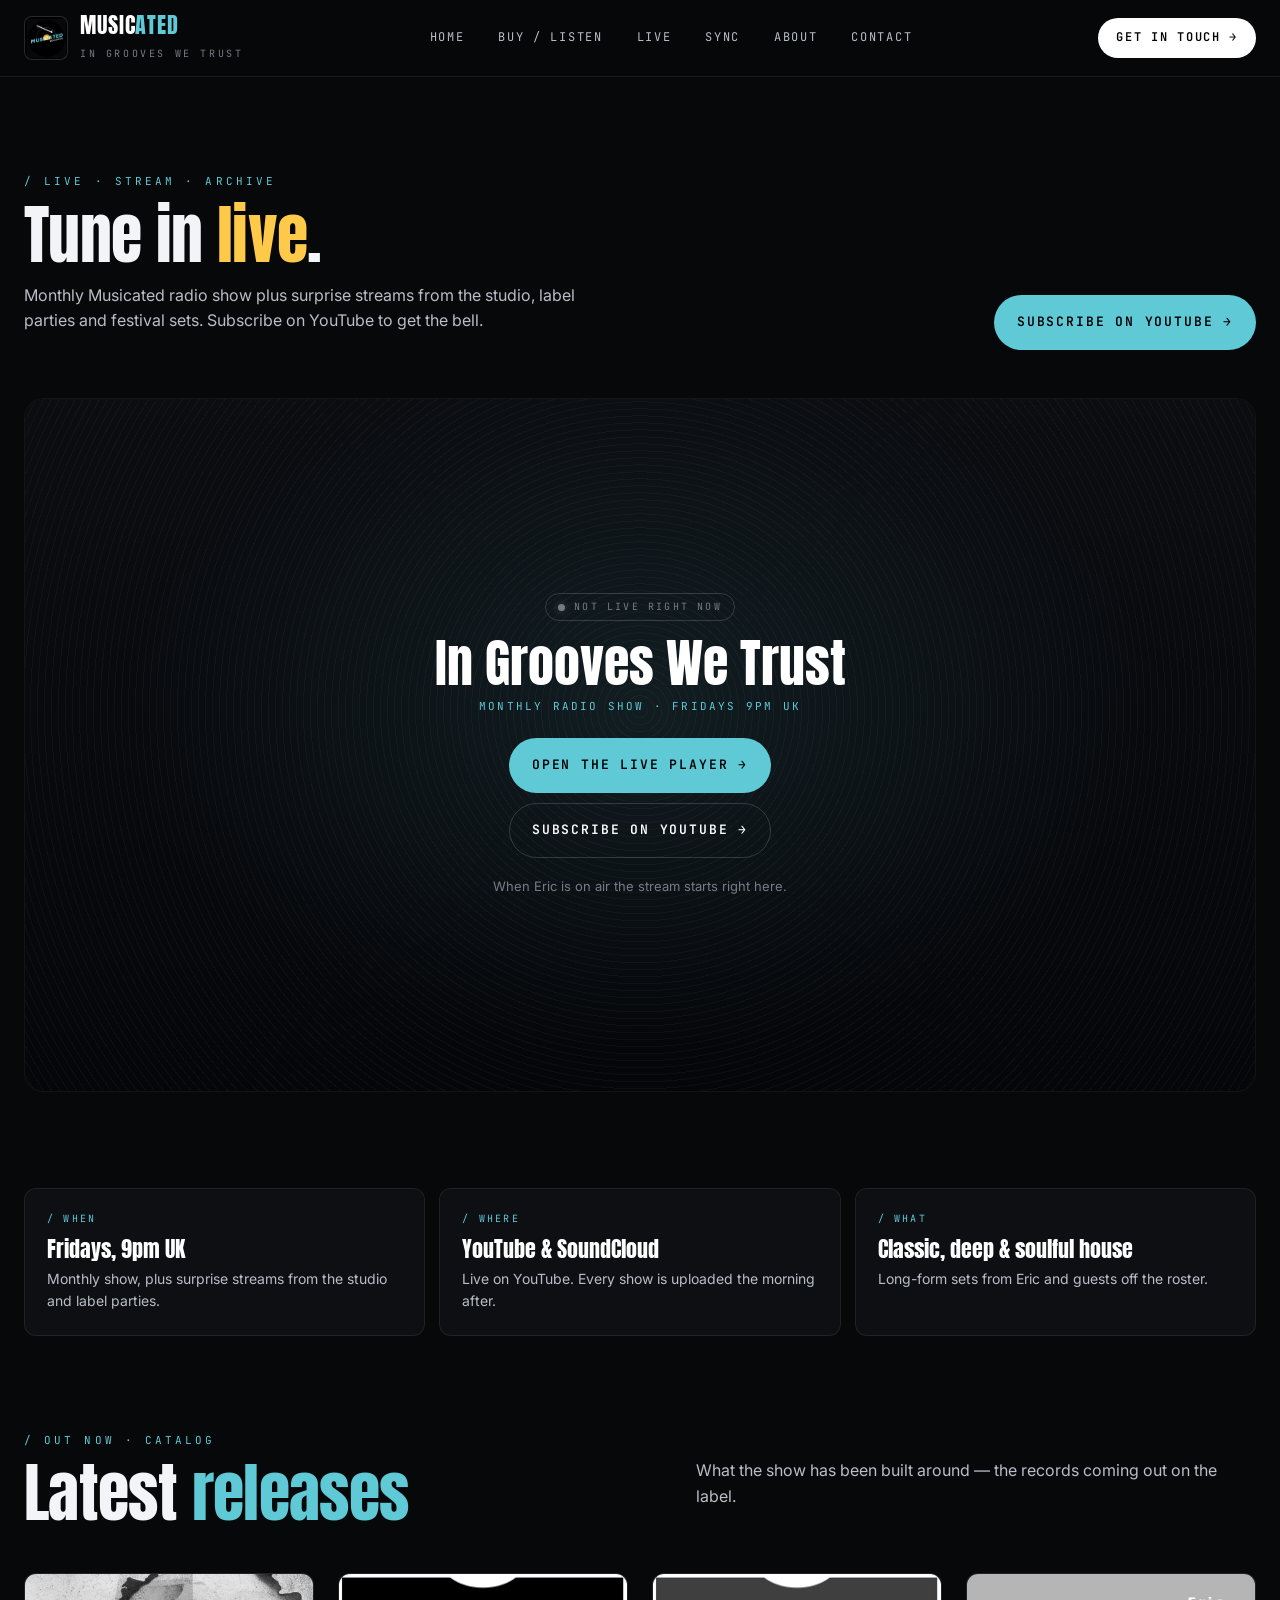
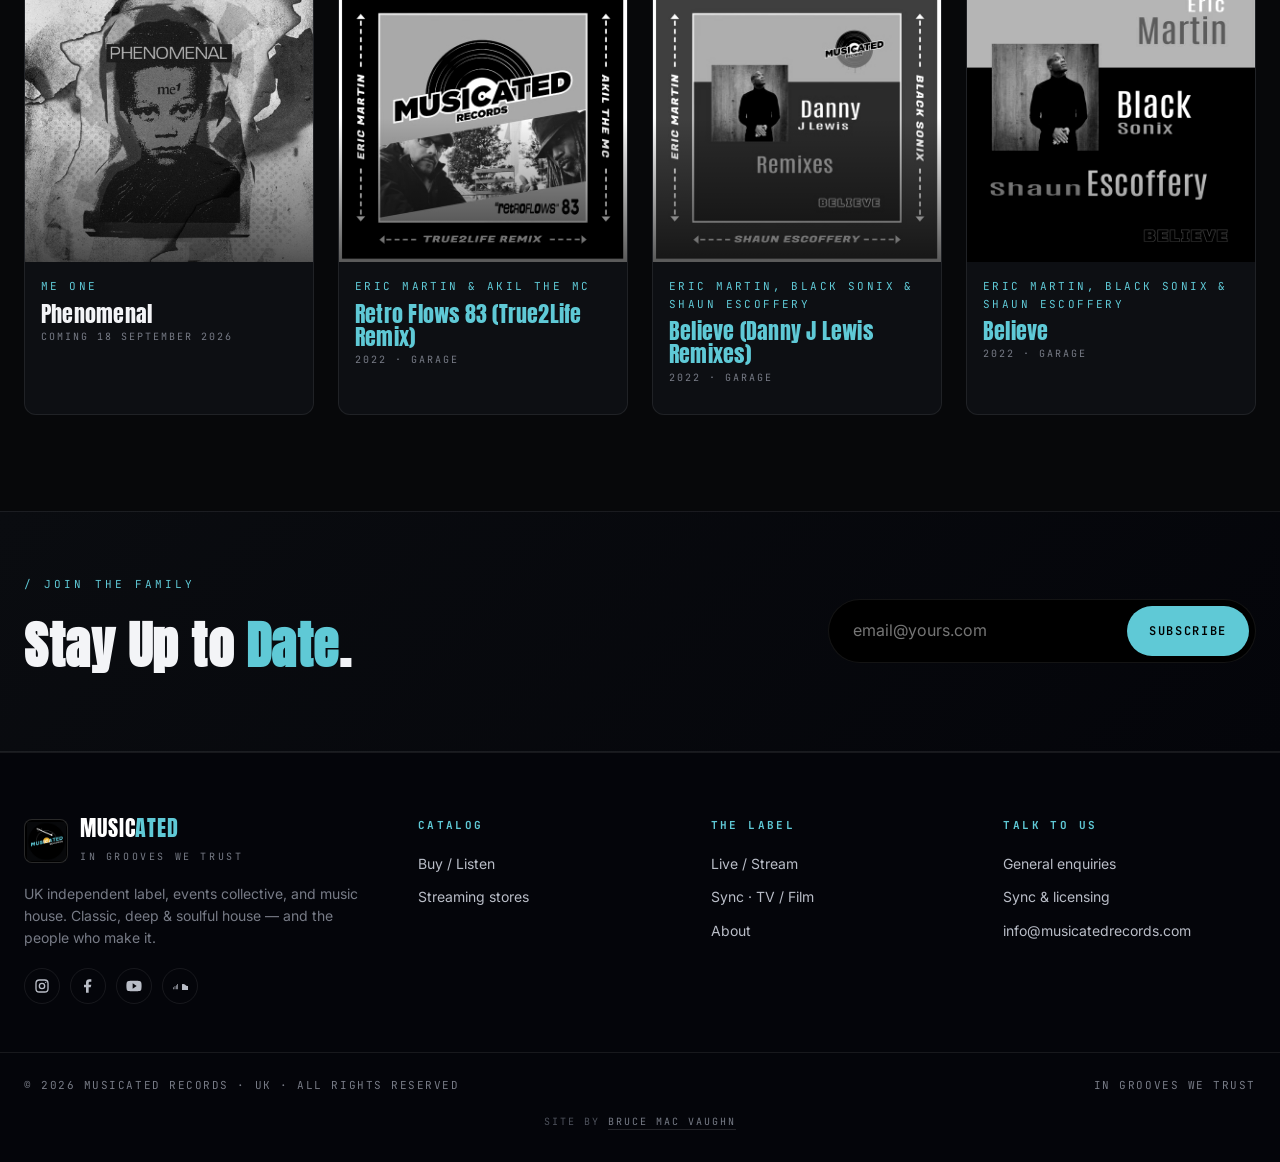
<file: live.html>
<!doctype html>
<html lang="en">
<head>
<meta charset="utf-8" />
<meta name="viewport" content="width=device-width, initial-scale=1" />
<title>Live / Stream — Musicated Records</title>
<meta name="description" content="Watch Musicated Records live on YouTube — the monthly In Grooves We Trust radio show, label parties and studio sessions." />
<meta property="og:title" content="Live / Stream — Musicated Records" />
<meta property="og:description" content="Watch Musicated Records live on YouTube — the monthly In Grooves We Trust radio show, label parties and studio sessions." />
<meta property="og:image" content="https://musicatedrecords.com/assets/og-card.jpg" />
<meta property="og:type" content="website" />
<meta name="twitter:card" content="summary_large_image" />
<link rel="icon" type="image/png" sizes="32x32" href="assets/favicon-32.png" />
<link rel="icon" type="image/png" sizes="16x16" href="assets/favicon-16.png" />
<link rel="apple-touch-icon" sizes="180x180" href="assets/apple-touch-icon.png" />
<link rel="icon" href="assets/favicon.ico" />
<link rel="preconnect" href="https://fonts.googleapis.com" />
<link rel="preconnect" href="https://fonts.gstatic.com" crossorigin />
<link href="https://fonts.googleapis.com/css2?family=Anton&family=Inter:wght@400;500;600;700&family=JetBrains+Mono:wght@400;500&display=swap" rel="stylesheet" />
<link rel="stylesheet" href="assets/styles.css" />
</head>
<body>

<header class="nav">
  <div class="wrap nav__inner">
    <a class="brand" href="index.html">
      <span class="brand__mark" aria-hidden="true"></span>
      <span>
        <span class="brand__name">MUSIC<em>ATED</em></span>
        <span class="brand__sub">In Grooves We Trust</span>
      </span>
    </a>
    <nav>
      <ul class="nav__links">
        <li><a href="index.html">Home</a></li>
        <li><a href="listen.html">Buy / Listen</a></li>
        <li><a href="live.html">Live</a></li>
        <li><a href="sync.html">Sync</a></li>
        <li><a href="about.html">About</a></li>
        <li><a href="contact.html">Contact</a></li>
      </ul>
    </nav>
    <a class="nav__cta" href="contact.html">Get in touch →</a>
    <button class="nav__toggle" aria-label="Menu" aria-expanded="false">
      <svg width="22" height="22" viewBox="0 0 24 24" fill="none" stroke="currentColor" stroke-width="2"><path d="M3 6h18M3 12h18M3 18h18"/></svg>
    </button>
  </div>
  <div class="nav__mobile">
    <a href="index.html">Home</a>
    <a href="listen.html">Buy / Listen</a>
    <a href="live.html">Live</a>
    <a href="sync.html">Sync</a>
    <a href="about.html">About</a>
    <a href="contact.html">Contact</a>
  </div>
</header>

<section class="section">
  <div class="wrap">
    <div class="section__head">
      <div>
        <p class="kicker">/ LIVE · STREAM · ARCHIVE</p>
        <h2 class="h2">Tune in <span class="gold">live</span>.</h2>
        <p class="section__sub" style="margin-top:16px">Monthly Musicated radio show plus surprise streams from the studio, label parties and festival sets. Subscribe on YouTube to get the bell.</p>
      </div>
      <a class="btn btn--primary" href="https://www.youtube.com/channel/UCZgfJ7ZeAhPUknXXtB20-mw" target="_blank" rel="noopener">Subscribe on YouTube →</a>
    </div>

    <div class="live-hero reveal">
      <!-- Eric's channel: "Eric Martin / Me One" (@EricMartinMusic). Blank this out and the
           panel falls back to a button-less offline state. See assets/live-stage.js -->
      <div class="stage" data-yt-channel="UCZgfJ7ZeAhPUknXXtB20-mw">
        <div class="stage__inner">
          <span class="stage__status"><span class="stage__dot"></span> Not live right now</span>
          <h3 class="stage__title">In Grooves We Trust</h3>
          <p class="stage__meta">Monthly radio show &middot; Fridays 9pm UK</p>
          <div class="stage__cta">
            <button type="button" class="btn btn--primary stage__play" hidden>Open the live player &rarr;</button>
            <a class="btn btn--ghost stage__sub" href="#" target="_blank" rel="noopener" hidden>Subscribe on YouTube &rarr;</a>
          </div>
          <p class="stage__note">When Eric is on air the stream starts right here.</p>
        </div>
      </div>
    </div>
  </div>
</section>

<section class="section" style="padding-top:0;">
  <div class="wrap">
    <div class="facts reveal">
      <div class="fact"><p class="fact__k">/ WHEN</p><p class="fact__v">Fridays, 9pm UK</p><p class="fact__s">Monthly show, plus surprise streams from the studio and label parties.</p></div>
      <div class="fact"><p class="fact__k">/ WHERE</p><p class="fact__v">YouTube &amp; SoundCloud</p><p class="fact__s">Live on YouTube. Every show is uploaded the morning after.</p></div>
      <div class="fact"><p class="fact__k">/ WHAT</p><p class="fact__v">Classic, deep &amp; soulful house</p><p class="fact__s">Long-form sets from Eric and guests off the roster.</p></div>
    </div>
  </div>
</section>

<section class="section" style="padding-top:0;">
  <div class="wrap">
    <div class="section__head">
      <div>
        <p class="kicker">/ OUT NOW &middot; CATALOG</p>
        <h2 class="h2">Latest <em>releases</em></h2>
      </div>
      <p class="section__sub">What the show has been built around &mdash; the records coming out on the label.</p>
    </div>
    <div class="releases reveal">

      <div class="release">
        <div class="release__cover"><img src="assets/releases/cover-phenomenal.jpg" alt="Phenomenal — Me One" loading="lazy" /></div>
        <div class="release__meta"><p class="release__artist">Me One</p><h3 class="release__title">Phenomenal</h3><p class="release__cat">Coming 18 September 2026</p></div>
      </div>
      <a class="release" href="https://www.traxsource.com/title/1887463/retro-flows-83-true2life-remix" target="_blank" rel="noopener"><div class="release__cover"><img src="assets/releases/cover-retro-flows-83-true2life.jpg" alt="Retro Flows 83 (True2Life Remix) &mdash; Eric Martin &amp; Akil The MC" loading="lazy" /><span class="release__play"><svg width="14" height="14" viewBox="0 0 24 24" fill="currentColor"><path d="M5 3l14 9-14 9V3z"/></svg></span></div><div class="release__meta"><p class="release__artist">Eric Martin &amp; Akil The MC</p><h3 class="release__title">Retro Flows 83 (True2Life Remix)</h3><p class="release__cat">2022 &middot; Garage</p></div></a>
      <a class="release" href="https://www.traxsource.com/title/1774093/believe-danny-j-lewis-remixes" target="_blank" rel="noopener"><div class="release__cover"><img src="assets/releases/cover-believe-danny-j-lewis.jpg" alt="Believe (Danny J Lewis Remixes) &mdash; Eric Martin, Black Sonix &amp; Shaun Escoffery" loading="lazy" /><span class="release__play"><svg width="14" height="14" viewBox="0 0 24 24" fill="currentColor"><path d="M5 3l14 9-14 9V3z"/></svg></span></div><div class="release__meta"><p class="release__artist">Eric Martin, Black Sonix &amp; Shaun Escoffery</p><h3 class="release__title">Believe (Danny J Lewis Remixes)</h3><p class="release__cat">2022 &middot; Garage</p></div></a>
      <a class="release" href="https://www.traxsource.com/title/1751423/believe" target="_blank" rel="noopener"><div class="release__cover"><img src="assets/releases/cover-believe.jpg" alt="Believe &mdash; Eric Martin, Black Sonix &amp; Shaun Escoffery" loading="lazy" /><span class="release__play"><svg width="14" height="14" viewBox="0 0 24 24" fill="currentColor"><path d="M5 3l14 9-14 9V3z"/></svg></span></div><div class="release__meta"><p class="release__artist">Eric Martin, Black Sonix &amp; Shaun Escoffery</p><h3 class="release__title">Believe</h3><p class="release__cat">2022 &middot; Garage</p></div></a>
    
    </div>
  </div>
</section>

<section class="newsletter">
  <div class="wrap newsletter__row">
    <div>
      <p class="kicker">/ JOIN THE FAMILY</p>
      <h2>Stay Up to <em style="color:var(--teal); font-style:normal">Date</em>.</h2>
    </div>
    <form data-form-name="newsletter">
      <input type="email" name="email" placeholder="email@yours.com" required />
      <button type="submit">Subscribe</button>
    </form>
  </div>
</section>

<footer class="site">
  <div class="wrap site__grid">
    <div class="site__brand">
      <a class="brand" href="index.html">
        <span class="brand__mark" aria-hidden="true"></span>
        <span>
          <span class="brand__name">MUSIC<em>ATED</em></span>
          <span class="brand__sub">In Grooves We Trust</span>
        </span>
      </a>
      <p style="margin-top:18px">UK independent label, events collective, and music house. Classic, deep &amp; soulful house — and the people who make it.</p>
      <div class="socials" style="margin-top:18px">
        <a href="https://www.instagram.com/musicatedrecords/" target="_blank" rel="noopener" aria-label="Instagram">
          <svg width="16" height="16" viewBox="0 0 24 24" fill="none" stroke="currentColor" stroke-width="2"><rect x="3" y="3" width="18" height="18" rx="5"/><circle cx="12" cy="12" r="4"/><circle cx="17.5" cy="6.5" r="1" fill="currentColor" stroke="none"/></svg>
        </a>
        <a href="https://www.facebook.com/musicatedrecords/" target="_blank" rel="noopener" aria-label="Facebook">
          <svg width="16" height="16" viewBox="0 0 24 24" fill="currentColor"><path d="M13 22v-8h3l1-4h-4V7.5c0-1.1.4-2 2-2h2V2c-.4-.05-1.6-.2-3-.2-3 0-5 1.8-5 5.1V10H6v4h3v8h4z"/></svg>
        </a>
        <a href="https://www.youtube.com/channel/UCZgfJ7ZeAhPUknXXtB20-mw" target="_blank" rel="noopener" aria-label="YouTube">
          <svg width="16" height="16" viewBox="0 0 24 24" fill="currentColor"><path d="M23 7.3c-.2-1.6-1.5-2.8-3-2.9C17.8 4 12 4 12 4s-5.8 0-8 .4c-1.5.1-2.8 1.3-3 2.9C.6 9.5.6 12 .6 12s0 2.5.4 4.7c.2 1.6 1.5 2.8 3 2.9 2.2.4 8 .4 8 .4s5.8 0 8-.4c1.5-.1 2.8-1.3 3-2.9.4-2.2.4-4.7.4-4.7s0-2.5-.4-4.7zM10 16V8l6 4-6 4z"/></svg>
        </a>
        <a href="https://soundcloud.com/musicatedrecords" target="_blank" rel="noopener" aria-label="SoundCloud">
          <svg width="16" height="16" viewBox="0 0 24 24" fill="currentColor"><path d="M2 14v3h1v-3H2zm2-2v5h1v-5H4zm2-1v6h1v-6H6zm2-2v8h1V9H8zm9 0c-.7 0-1.4.2-2 .5V18h8c1.7 0 3-1.3 3-3s-1.3-3-3-3c-.3 0-.5 0-.7.1C20.8 11.3 19 9 17 9z"/></svg>
        </a>
      </div>
    </div>
    <div>
      <h4>Catalog</h4>
      <ul>
        <li><a href="listen.html">Buy / Listen</a></li>
        <li><a href="listen.html#stores">Streaming stores</a></li>
      </ul>
    </div>
    <div>
      <h4>The label</h4>
      <ul>
        <li><a href="live.html">Live / Stream</a></li>
        <li><a href="sync.html">Sync &middot; TV / Film</a></li>
        <li><a href="about.html">About</a></li>
      </ul>
    </div>
    <div>
      <h4>Talk to us</h4>
      <ul>
        <li><a href="contact.html">General enquiries</a></li>
        <li><a href="mailto:sync@musicatedrecords.com">Sync &amp; licensing</a></li>
        <li><a href="mailto:info@musicatedrecords.com">info@musicatedrecords.com</a></li>
      </ul>
    </div>
  </div>
  <div class="wrap site__bottom">
    <span>© 2026 Musicated Records · UK · All rights reserved</span>
    <span>In Grooves We Trust</span>
  </div>
  <div class="wrap site__credit">
    Site by <a href="https://www.brucemacvaughn.com" target="_blank" rel="noopener">Bruce Mac Vaughn</a>
  </div>
</footer>

<script src="assets/main.js" defer></script>
<script src="assets/live-stage.js" defer></script>
</body>
</html>
</file>
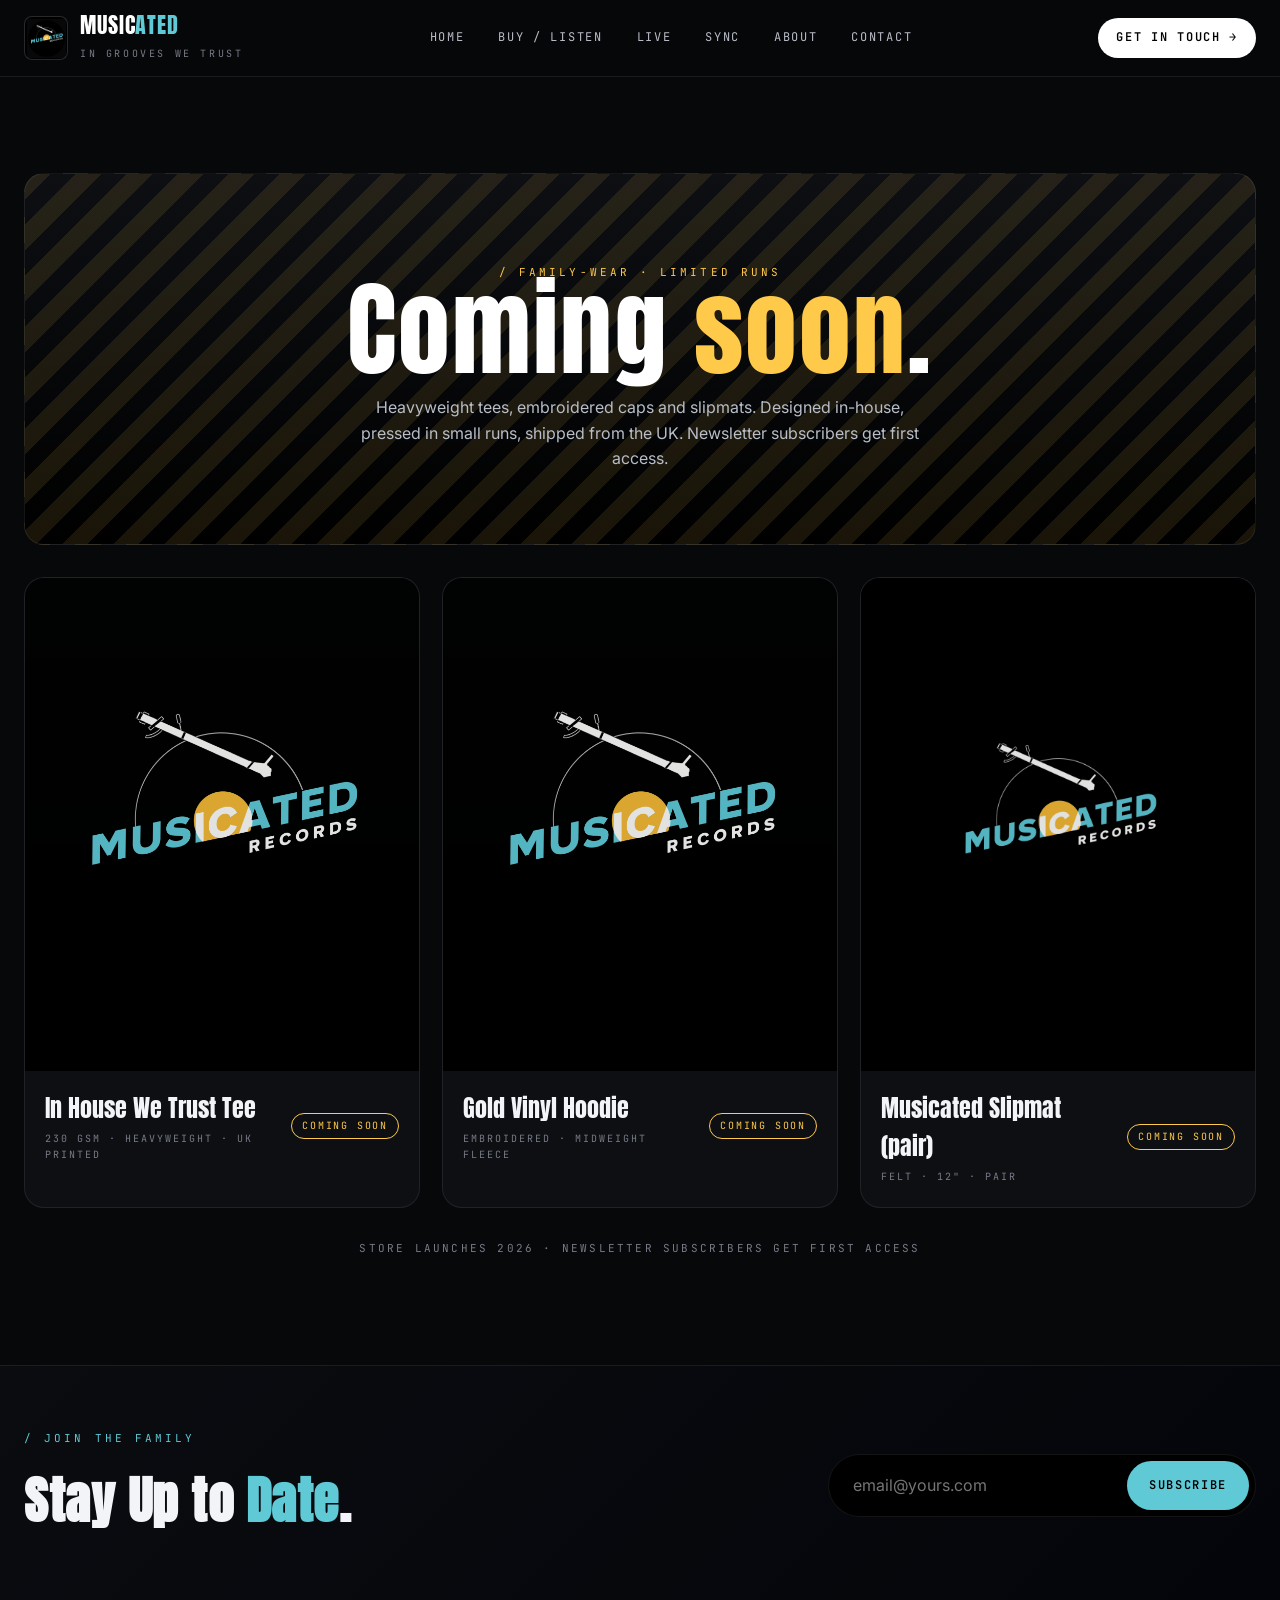
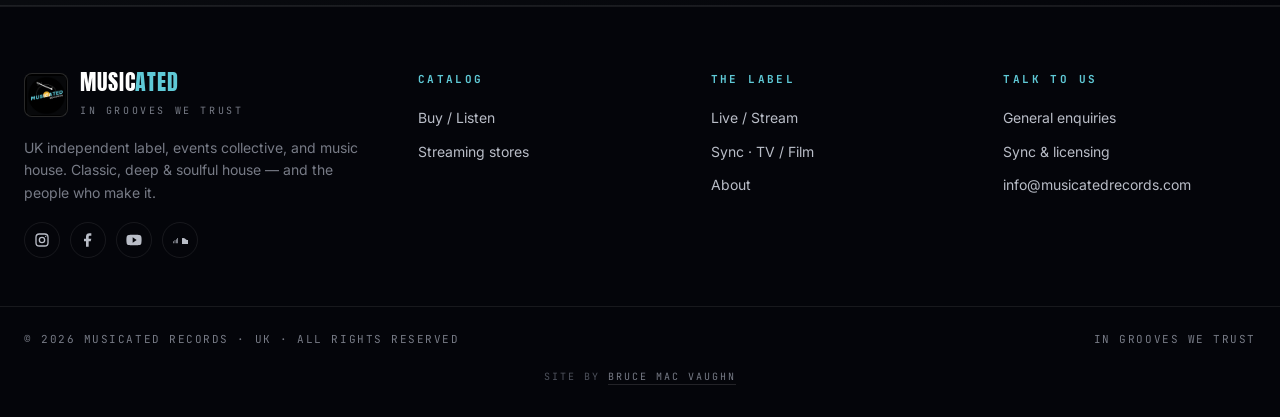
<file: merch.html>
<!doctype html>
<html lang="en">
<head>
<meta charset="utf-8" />
<meta name="viewport" content="width=device-width, initial-scale=1" />
<title>Merch — Musicated Records</title>
<meta name="description" content="Limited Musicated Records merch — tees, caps, slipmats, vinyl bundles. UK-printed family-wear." />
<meta property="og:title" content="Merch — Musicated Records" />
<meta property="og:description" content="Limited Musicated Records merch — tees, caps, slipmats, vinyl bundles. UK-printed family-wear." />
<meta property="og:image" content="https://musicatedrecords.com/assets/og-card.jpg" />
<meta property="og:type" content="website" />
<meta name="twitter:card" content="summary_large_image" />
<link rel="icon" type="image/png" sizes="32x32" href="assets/favicon-32.png" />
<link rel="icon" type="image/png" sizes="16x16" href="assets/favicon-16.png" />
<link rel="apple-touch-icon" sizes="180x180" href="assets/apple-touch-icon.png" />
<link rel="icon" href="assets/favicon.ico" />
<link rel="preconnect" href="https://fonts.googleapis.com" />
<link rel="preconnect" href="https://fonts.gstatic.com" crossorigin />
<link href="https://fonts.googleapis.com/css2?family=Anton&family=Inter:wght@400;500;600;700&family=JetBrains+Mono:wght@400;500&display=swap" rel="stylesheet" />
<link rel="stylesheet" href="assets/styles.css" />
</head>
<body>

<header class="nav">
  <div class="wrap nav__inner">
    <a class="brand" href="index.html">
      <span class="brand__mark" aria-hidden="true"></span>
      <span>
        <span class="brand__name">MUSIC<em>ATED</em></span>
        <span class="brand__sub">In Grooves We Trust</span>
      </span>
    </a>
    <nav>
      <ul class="nav__links">
        <li><a href="index.html">Home</a></li>
        <li><a href="listen.html">Buy / Listen</a></li>
        <li><a href="live.html">Live</a></li>
        <li><a href="sync.html">Sync</a></li>
        <li><a href="about.html">About</a></li>
        <li><a href="contact.html">Contact</a></li>
      </ul>
    </nav>
    <a class="nav__cta" href="contact.html">Get in touch →</a>
    <button class="nav__toggle" aria-label="Menu" aria-expanded="false">
      <svg width="22" height="22" viewBox="0 0 24 24" fill="none" stroke="currentColor" stroke-width="2"><path d="M3 6h18M3 12h18M3 18h18"/></svg>
    </button>
  </div>
  <div class="nav__mobile">
    <a href="index.html">Home</a>
    <a href="listen.html">Buy / Listen</a>
    <a href="live.html">Live</a>
    <a href="sync.html">Sync</a>
    <a href="about.html">About</a>
    <a href="contact.html">Contact</a>
  </div>
</header>

<section class="section">
  <div class="wrap">
    <div class="soon reveal">
      <p class="kicker" style="color:var(--gold)">/ FAMILY-WEAR &middot; LIMITED RUNS</p>
      <h2>Coming <em>soon</em>.</h2>
      <p>Heavyweight tees, embroidered caps and slipmats. Designed in-house, pressed in small runs, shipped from the UK. Newsletter subscribers get first access.</p>
    </div>

    <div class="merch-grid reveal" style="margin-top:32px">
      <div class="merch merch--soon">
        <div class="merch__cover"><div class="logo-watermark"></div></div>
        <div class="merch__body">
          <div><h3>In House We Trust Tee</h3><p class="merch__notify">230 gsm &middot; heavyweight &middot; UK printed</p></div>
          <span class="merch__soon-tag">Coming soon</span>
        </div>
      </div>
      <div class="merch merch--soon">
        <div class="merch__cover" style="background:linear-gradient(180deg, #14171d, #000);"><div class="logo-watermark"></div></div>
        <div class="merch__body">
          <div><h3>Gold Vinyl Hoodie</h3><p class="merch__notify">Embroidered &middot; midweight fleece</p></div>
          <span class="merch__soon-tag">Coming soon</span>
        </div>
      </div>
      <div class="merch merch--soon">
        <div class="merch__cover" style="background:#000;"><div class="logo-watermark" style="background-size:56%;"></div></div>
        <div class="merch__body">
          <div><h3>Musicated Slipmat (pair)</h3><p class="merch__notify">Felt &middot; 12&quot; &middot; pair</p></div>
          <span class="merch__soon-tag">Coming soon</span>
        </div>
      </div>
    </div>

    <p class="muted" style="text-align:center; margin-top:32px; font-family:var(--font-mono); font-size:11px; letter-spacing:.2em; text-transform:uppercase;">
      Store launches 2026 &middot; Newsletter subscribers get first access
    </p>
  </div>
</section>

<section class="newsletter">
  <div class="wrap newsletter__row">
    <div>
      <p class="kicker">/ JOIN THE FAMILY</p>
      <h2>Stay Up to <em style="color:var(--teal); font-style:normal">Date</em>.</h2>
    </div>
    <form data-form-name="newsletter">
      <input type="email" name="email" placeholder="email@yours.com" required />
      <button type="submit">Subscribe</button>
    </form>
  </div>
</section>

<footer class="site">
  <div class="wrap site__grid">
    <div class="site__brand">
      <a class="brand" href="index.html">
        <span class="brand__mark" aria-hidden="true"></span>
        <span>
          <span class="brand__name">MUSIC<em>ATED</em></span>
          <span class="brand__sub">In Grooves We Trust</span>
        </span>
      </a>
      <p style="margin-top:18px">UK independent label, events collective, and music house. Classic, deep &amp; soulful house — and the people who make it.</p>
      <div class="socials" style="margin-top:18px">
        <a href="https://www.instagram.com/musicatedrecords/" target="_blank" rel="noopener" aria-label="Instagram">
          <svg width="16" height="16" viewBox="0 0 24 24" fill="none" stroke="currentColor" stroke-width="2"><rect x="3" y="3" width="18" height="18" rx="5"/><circle cx="12" cy="12" r="4"/><circle cx="17.5" cy="6.5" r="1" fill="currentColor" stroke="none"/></svg>
        </a>
        <a href="https://www.facebook.com/musicatedrecords/" target="_blank" rel="noopener" aria-label="Facebook">
          <svg width="16" height="16" viewBox="0 0 24 24" fill="currentColor"><path d="M13 22v-8h3l1-4h-4V7.5c0-1.1.4-2 2-2h2V2c-.4-.05-1.6-.2-3-.2-3 0-5 1.8-5 5.1V10H6v4h3v8h4z"/></svg>
        </a>
        <a href="https://www.youtube.com/channel/UCZgfJ7ZeAhPUknXXtB20-mw" target="_blank" rel="noopener" aria-label="YouTube">
          <svg width="16" height="16" viewBox="0 0 24 24" fill="currentColor"><path d="M23 7.3c-.2-1.6-1.5-2.8-3-2.9C17.8 4 12 4 12 4s-5.8 0-8 .4c-1.5.1-2.8 1.3-3 2.9C.6 9.5.6 12 .6 12s0 2.5.4 4.7c.2 1.6 1.5 2.8 3 2.9 2.2.4 8 .4 8 .4s5.8 0 8-.4c1.5-.1 2.8-1.3 3-2.9.4-2.2.4-4.7.4-4.7s0-2.5-.4-4.7zM10 16V8l6 4-6 4z"/></svg>
        </a>
        <a href="https://soundcloud.com/musicatedrecords" target="_blank" rel="noopener" aria-label="SoundCloud">
          <svg width="16" height="16" viewBox="0 0 24 24" fill="currentColor"><path d="M2 14v3h1v-3H2zm2-2v5h1v-5H4zm2-1v6h1v-6H6zm2-2v8h1V9H8zm9 0c-.7 0-1.4.2-2 .5V18h8c1.7 0 3-1.3 3-3s-1.3-3-3-3c-.3 0-.5 0-.7.1C20.8 11.3 19 9 17 9z"/></svg>
        </a>
      </div>
    </div>
    <div>
      <h4>Catalog</h4>
      <ul>
        <li><a href="listen.html">Buy / Listen</a></li>
        <li><a href="listen.html#stores">Streaming stores</a></li>
      </ul>
    </div>
    <div>
      <h4>The label</h4>
      <ul>
        <li><a href="live.html">Live / Stream</a></li>
        <li><a href="sync.html">Sync &middot; TV / Film</a></li>
        <li><a href="about.html">About</a></li>
      </ul>
    </div>
    <div>
      <h4>Talk to us</h4>
      <ul>
        <li><a href="contact.html">General enquiries</a></li>
        <li><a href="mailto:sync@musicatedrecords.com">Sync &amp; licensing</a></li>
        <li><a href="mailto:info@musicatedrecords.com">info@musicatedrecords.com</a></li>
      </ul>
    </div>
  </div>
  <div class="wrap site__bottom">
    <span>© 2026 Musicated Records · UK · All rights reserved</span>
    <span>In Grooves We Trust</span>
  </div>
  <div class="wrap site__credit">
    Site by <a href="https://www.brucemacvaughn.com" target="_blank" rel="noopener">Bruce Mac Vaughn</a>
  </div>
</footer>

<script src="assets/main.js" defer></script>
</body>
</html>
</file>
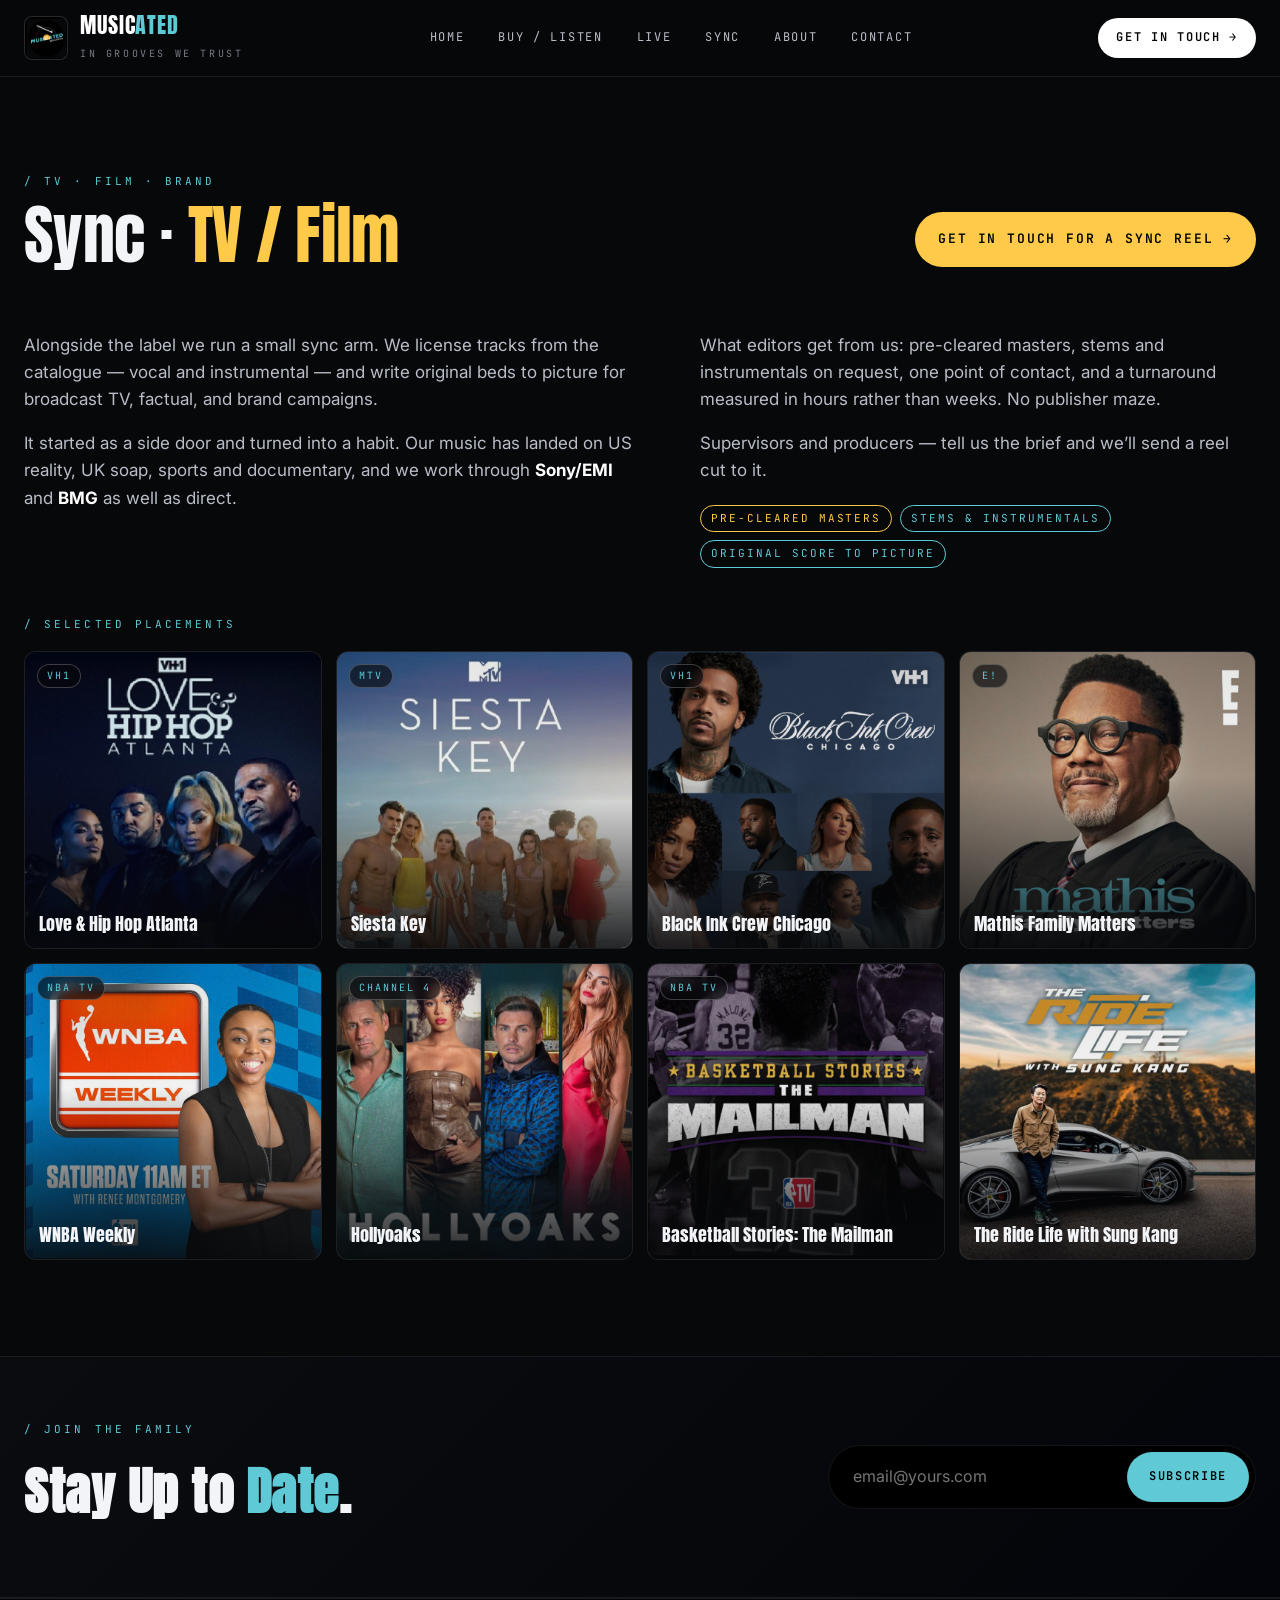
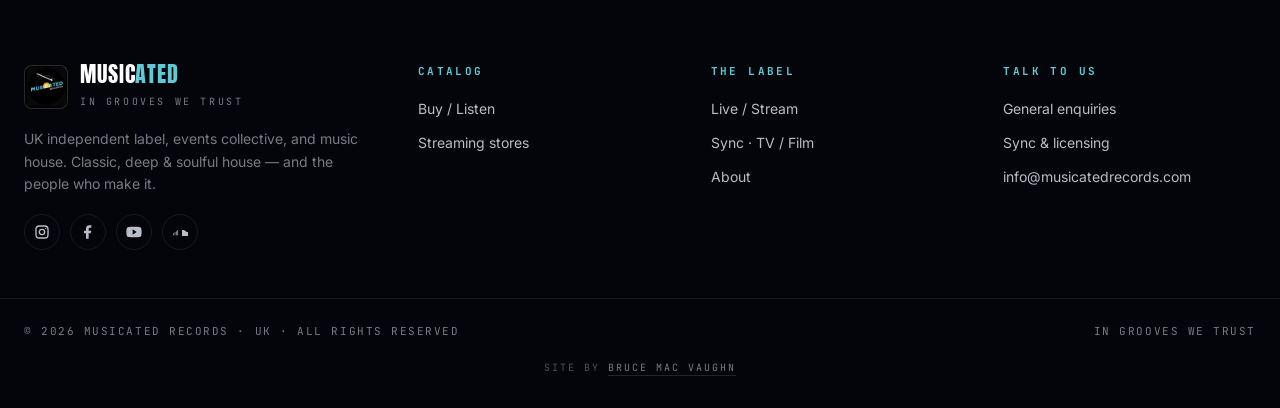
<file: sync.html>
<!doctype html>
<html lang="en">
<head>
<meta charset="utf-8" />
<meta name="viewport" content="width=device-width, initial-scale=1" />
<title>Sync · TV / Film — Musicated Records</title>
<meta name="description" content="Musicated Records sync — house, garage and soulful music licensed and scored for TV, film and brand. Placements on VH1, MTV, E!, NBA TV and Channel 4." />
<meta property="og:title" content="Sync · TV / Film — Musicated Records" />
<meta property="og:description" content="Music licensed and scored for TV, film and brand. Pre-cleared masters, instrumentals, fast turnaround." />
<meta property="og:image" content="https://musicatedrecords.com/assets/og-card.jpg" />
<meta property="og:type" content="website" />
<meta name="twitter:card" content="summary_large_image" />
<link rel="icon" type="image/png" sizes="32x32" href="assets/favicon-32.png" />
<link rel="icon" type="image/png" sizes="16x16" href="assets/favicon-16.png" />
<link rel="apple-touch-icon" sizes="180x180" href="assets/apple-touch-icon.png" />
<link rel="icon" href="assets/favicon.ico" />
<link rel="preconnect" href="https://fonts.googleapis.com" />
<link rel="preconnect" href="https://fonts.gstatic.com" crossorigin />
<link href="https://fonts.googleapis.com/css2?family=Anton&family=Inter:wght@400;500;600;700&family=JetBrains+Mono:wght@400;500&display=swap" rel="stylesheet" />
<link rel="stylesheet" href="assets/styles.css" />
</head>
<body>

<header class="nav">
  <div class="wrap nav__inner">
    <a class="brand" href="index.html">
      <span class="brand__mark" aria-hidden="true"></span>
      <span>
        <span class="brand__name">MUSIC<em>ATED</em></span>
        <span class="brand__sub">In Grooves We Trust</span>
      </span>
    </a>
    <nav>
      <ul class="nav__links">
        <li><a href="index.html">Home</a></li>
        <li><a href="listen.html">Buy / Listen</a></li>
        <li><a href="live.html">Live</a></li>
        <li><a href="sync.html">Sync</a></li>
        <li><a href="about.html">About</a></li>
        <li><a href="contact.html">Contact</a></li>
      </ul>
    </nav>
    <a class="nav__cta" href="contact.html">Get in touch →</a>
    <button class="nav__toggle" aria-label="Menu" aria-expanded="false">
      <svg width="22" height="22" viewBox="0 0 24 24" fill="none" stroke="currentColor" stroke-width="2"><path d="M3 6h18M3 12h18M3 18h18"/></svg>
    </button>
  </div>
  <div class="nav__mobile">
    <a href="index.html">Home</a>
    <a href="listen.html">Buy / Listen</a>
    <a href="live.html">Live</a>
    <a href="sync.html">Sync</a>
    <a href="about.html">About</a>
    <a href="contact.html">Contact</a>
  </div>
</header>

<section class="section">
  <div class="wrap">
    <div class="section__head">
      <div>
        <p class="kicker">/ TV &middot; FILM &middot; BRAND</p>
        <h2 class="h2">Sync &middot; <span class="gold">TV / Film</span></h2>
      </div>
      <a href="mailto:info@musicatedrecords.com" class="btn btn--gold">Get in touch for a sync reel &rarr;</a>
    </div>

    <div class="two-col" style="align-items:start; margin-bottom: 48px;">
      <div class="copy">
        <p>Alongside the label we run a small sync arm. We license tracks from the catalogue &mdash; vocal and instrumental &mdash; and write original beds to picture for broadcast TV, factual, and brand campaigns.</p>
        <p>It started as a side door and turned into a habit. Our music has landed on US reality, UK soap, sports and documentary, and we work through <strong style="color:#fff">Sony/EMI</strong> and <strong style="color:#fff">BMG</strong> as well as direct.</p>
      </div>
      <div class="copy">
        <p>What editors get from us: pre-cleared masters, stems and instrumentals on request, one point of contact, and a turnaround measured in hours rather than weeks. No publisher maze.</p>
        <p>Supervisors and producers &mdash; tell us the brief and we&rsquo;ll send a reel cut to it.</p>
        <div class="tag-row" style="margin-top:20px">
          <span class="tag tag--gold">Pre-cleared masters</span>
          <span class="tag tag--teal">Stems &amp; instrumentals</span>
          <span class="tag tag--teal">Original score to picture</span>
        </div>
      </div>
    </div>

    <p class="kicker">/ SELECTED PLACEMENTS</p>
    <div class="tv-grid reveal" style="margin-top:18px">
      <div class="tv-tile">
        <img src="assets/tv/tv-love-hip-hop-atl.jpg" alt="Love & Hip Hop Atlanta" loading="lazy" />
        <span class="tv-tile__net">VH1</span>
        <span class="tv-tile__name">Love &amp; Hip Hop Atlanta</span>
      </div>
      <div class="tv-tile">
        <img src="assets/tv/tv-siesta-key.jpg" alt="Siesta Key" loading="lazy" />
        <span class="tv-tile__net">MTV</span>
        <span class="tv-tile__name">Siesta Key</span>
      </div>
      <div class="tv-tile">
        <img src="assets/tv/tv-black-ink-crew-chicago.jpg" alt="Black Ink Crew Chicago" loading="lazy" />
        <span class="tv-tile__net">VH1</span>
        <span class="tv-tile__name">Black Ink Crew Chicago</span>
      </div>
      <div class="tv-tile">
        <img src="assets/tv/tv-mathis-family-matters.jpg" alt="Mathis Family Matters" loading="lazy" />
        <span class="tv-tile__net">E!</span>
        <span class="tv-tile__name">Mathis Family Matters</span>
      </div>
      <div class="tv-tile">
        <img src="assets/tv/tv-wnba-weekly.jpg" alt="WNBA Weekly" loading="lazy" />
        <span class="tv-tile__net">NBA TV</span>
        <span class="tv-tile__name">WNBA Weekly</span>
      </div>
      <div class="tv-tile">
        <img src="assets/tv/tv-hollyoaks.jpg" alt="Hollyoaks" loading="lazy" />
        <span class="tv-tile__net">Channel 4</span>
        <span class="tv-tile__name">Hollyoaks</span>
      </div>
      <div class="tv-tile">
        <img src="assets/tv/tv-basketball-stories-mailman.jpg" alt="Basketball Stories: The Mailman" loading="lazy" />
        <span class="tv-tile__net">NBA TV</span>
        <span class="tv-tile__name">Basketball Stories: The Mailman</span>
      </div>
      <div class="tv-tile">
        <img src="assets/tv/tv-the-ride-life.jpg" alt="The Ride Life with Sung Kang" loading="lazy" />
        <span class="tv-tile__name">The Ride Life with Sung Kang</span>
      </div>
    </div>
  </div>
</section>

<section class="newsletter">
  <div class="wrap newsletter__row">
    <div>
      <p class="kicker">/ JOIN THE FAMILY</p>
      <h2>Stay Up to <em style="color:var(--teal); font-style:normal">Date</em>.</h2>
    </div>
    <form data-form-name="newsletter">
      <input type="email" name="email" placeholder="email@yours.com" required />
      <button type="submit">Subscribe</button>
    </form>
  </div>
</section>

<footer class="site">
  <div class="wrap site__grid">
    <div class="site__brand">
      <a class="brand" href="index.html">
        <span class="brand__mark" aria-hidden="true"></span>
        <span>
          <span class="brand__name">MUSIC<em>ATED</em></span>
          <span class="brand__sub">In Grooves We Trust</span>
        </span>
      </a>
      <p style="margin-top:18px">UK independent label, events collective, and music house. Classic, deep &amp; soulful house — and the people who make it.</p>
      <div class="socials" style="margin-top:18px">
        <a href="https://www.instagram.com/musicatedrecords/" target="_blank" rel="noopener" aria-label="Instagram">
          <svg width="16" height="16" viewBox="0 0 24 24" fill="none" stroke="currentColor" stroke-width="2"><rect x="3" y="3" width="18" height="18" rx="5"/><circle cx="12" cy="12" r="4"/><circle cx="17.5" cy="6.5" r="1" fill="currentColor" stroke="none"/></svg>
        </a>
        <a href="https://www.facebook.com/musicatedrecords/" target="_blank" rel="noopener" aria-label="Facebook">
          <svg width="16" height="16" viewBox="0 0 24 24" fill="currentColor"><path d="M13 22v-8h3l1-4h-4V7.5c0-1.1.4-2 2-2h2V2c-.4-.05-1.6-.2-3-.2-3 0-5 1.8-5 5.1V10H6v4h3v8h4z"/></svg>
        </a>
        <a href="https://www.youtube.com/channel/UCZgfJ7ZeAhPUknXXtB20-mw" target="_blank" rel="noopener" aria-label="YouTube">
          <svg width="16" height="16" viewBox="0 0 24 24" fill="currentColor"><path d="M23 7.3c-.2-1.6-1.5-2.8-3-2.9C17.8 4 12 4 12 4s-5.8 0-8 .4c-1.5.1-2.8 1.3-3 2.9C.6 9.5.6 12 .6 12s0 2.5.4 4.7c.2 1.6 1.5 2.8 3 2.9 2.2.4 8 .4 8 .4s5.8 0 8-.4c1.5-.1 2.8-1.3 3-2.9.4-2.2.4-4.7.4-4.7s0-2.5-.4-4.7zM10 16V8l6 4-6 4z"/></svg>
        </a>
        <a href="https://soundcloud.com/musicatedrecords" target="_blank" rel="noopener" aria-label="SoundCloud">
          <svg width="16" height="16" viewBox="0 0 24 24" fill="currentColor"><path d="M2 14v3h1v-3H2zm2-2v5h1v-5H4zm2-1v6h1v-6H6zm2-2v8h1V9H8zm9 0c-.7 0-1.4.2-2 .5V18h8c1.7 0 3-1.3 3-3s-1.3-3-3-3c-.3 0-.5 0-.7.1C20.8 11.3 19 9 17 9z"/></svg>
        </a>
      </div>
    </div>
    <div>
      <h4>Catalog</h4>
      <ul>
        <li><a href="listen.html">Buy / Listen</a></li>
        <li><a href="listen.html#stores">Streaming stores</a></li>
      </ul>
    </div>
    <div>
      <h4>The label</h4>
      <ul>
        <li><a href="live.html">Live / Stream</a></li>
        <li><a href="sync.html">Sync &middot; TV / Film</a></li>
        <li><a href="about.html">About</a></li>
      </ul>
    </div>
    <div>
      <h4>Talk to us</h4>
      <ul>
        <li><a href="contact.html">General enquiries</a></li>
        <li><a href="mailto:sync@musicatedrecords.com">Sync &amp; licensing</a></li>
        <li><a href="mailto:info@musicatedrecords.com">info@musicatedrecords.com</a></li>
      </ul>
    </div>
  </div>
  <div class="wrap site__bottom">
    <span>© 2026 Musicated Records · UK · All rights reserved</span>
    <span>In Grooves We Trust</span>
  </div>
  <div class="wrap site__credit">
    Site by <a href="https://www.brucemacvaughn.com" target="_blank" rel="noopener">Bruce Mac Vaughn</a>
  </div>
</footer>

<script src="assets/main.js" defer></script>
</body>
</html>
</file>
<file: assets/styles.css>
/* =========================================================
   MUSICATED RECORDS — In Grooves We Trust
   Design tokens, layout, components, motion
   ========================================================= */

:root{
  --bg: #07080a;
  --bg-2: #0d0f13;
  --bg-3: #14171d;
  --line: rgba(255,255,255,0.08);
  --line-2: rgba(255,255,255,0.16);
  --ink: #f3f4f7;
  --ink-dim: #b9bdc7;
  --ink-faint: #777b86;
  --teal: #5fc9d6;
  --teal-2: #36a7b6;
  --teal-deep: #0e3f47;
  --gold: #ffc94a;
  --gold-deep: #6b5012;
  --hot: #ff5d8f;

  --font-display: "Anton", "Bebas Neue", "Impact", system-ui, sans-serif;
  --font-body: "Inter", "Helvetica Neue", system-ui, -apple-system, sans-serif;
  --font-mono: "JetBrains Mono", "SF Mono", ui-monospace, monospace;

  --r-sm: 6px;
  --r-md: 12px;
  --r-lg: 20px;
  --r-xl: 28px;

  --shadow-soft: 0 20px 60px -20px rgba(0,0,0,0.6);
  --shadow-glow: 0 0 80px -10px rgba(95,201,214,0.35);

  --space-1: 4px;
  --space-2: 8px;
  --space-3: 12px;
  --space-4: 16px;
  --space-5: 24px;
  --space-6: 32px;
  --space-7: 48px;
  --space-8: 64px;
  --space-9: 96px;
  --space-10: 128px;

  --bp-md: 760px;
  --bp-lg: 1024px;
}

*,*::before,*::after{ box-sizing:border-box; }
html,body{ margin:0; padding:0; }
html{ scroll-behavior:smooth; -webkit-text-size-adjust:100%; }
body{
  background: var(--bg);
  color: var(--ink);
  font-family: var(--font-body);
  font-size: 16px;
  line-height: 1.6;
  -webkit-font-smoothing: antialiased;
  -moz-osx-font-smoothing: grayscale;
  overflow-x: hidden;
}
img{ max-width:100%; display:block; }
a{ color: var(--teal); text-decoration:none; transition: color .2s ease; }
a:hover{ color: #fff; }
button{ font: inherit; cursor:pointer; }

::selection{ background: var(--teal); color:#000; }

/* ---------- Layout ---------- */
.wrap{ width:100%; max-width:1400px; margin:0 auto; padding:0 24px; }
.wrap-narrow{ max-width:980px; }
.wrap-wide{ max-width:1600px; }

@media (max-width: 760px){
  .wrap{ padding:0 16px; }
}

section{ position:relative; }
.section{ padding: var(--space-9) 0; }
.section--tight{ padding: var(--space-7) 0; }

/* ---------- Header / Nav ---------- */
.nav{
  position: sticky;
  top: 0;
  z-index: 55;
  background: rgba(7,8,10,.78);
  backdrop-filter: blur(16px) saturate(140%);
  -webkit-backdrop-filter: blur(16px) saturate(140%);
  border-bottom: 1px solid var(--line);
}
.nav__inner{
  display:flex;
  align-items:center;
  justify-content:space-between;
  height: 76px;
  gap: 24px;
}
.brand{
  display:flex;
  align-items:center;
  gap: 12px;
  text-decoration:none;
  color:#fff;
}
.brand__mark{
  width:44px; height:44px;
  border-radius: 8px;
  background:#000 url('favicon-192.png') center/92% no-repeat;
  border: 1px solid var(--line-2);
}
.brand__name{
  font-family: var(--font-display);
  font-weight: 400;
  font-size: 22px;
  letter-spacing: .04em;
  line-height: 1;
}
.brand__name em{
  font-style:normal;
  color: var(--teal);
}
.brand__sub{
  font-family: var(--font-mono);
  color: var(--ink-faint);
  font-size: 10px;
  letter-spacing: .26em;
  text-transform: uppercase;
  margin-top: 4px;
  display:block;
}

.nav__links{
  display:flex;
  align-items:center;
  gap: 4px;
  list-style:none;
  margin:0; padding:0;
}
.nav__links a{
  display:inline-block;
  color: var(--ink-dim);
  font-family: var(--font-mono);
  font-size: 12px;
  letter-spacing: .14em;
  text-transform: uppercase;
  padding: 10px 14px;
  border-radius: 999px;
  border: 1px solid transparent;
  transition: all .2s ease;
}
.nav__links a:hover{
  color:#fff;
  border-color: var(--line-2);
  background: rgba(255,255,255,0.04);
}
.nav__links a.is-active{
  color: #000;
  background: var(--teal);
  border-color: var(--teal);
}
.nav__cta{
  display:inline-flex;
  align-items:center;
  gap:8px;
  background:#fff;
  color:#000;
  padding: 10px 18px;
  border-radius: 999px;
  font-family: var(--font-mono);
  font-size: 12px;
  letter-spacing: .14em;
  text-transform: uppercase;
  font-weight: 600;
  transition: transform .15s ease, background .2s ease;
}
.nav__cta:hover{ background: var(--teal); color:#000; transform: translateY(-1px); }

.nav__toggle{
  display:none;
  background:transparent;
  border:1px solid var(--line-2);
  color:#fff;
  border-radius: 8px;
  padding: 8px 10px;
}
.nav__toggle svg{ display:block; }

@media (max-width: 1024px){
  .nav__links, .nav__cta { display:none; }
  .nav__toggle{ display:inline-flex; }
  .nav__inner.is-open + .nav__mobile{ display:block; }
}
.nav__mobile{
  display:none;
  background: rgba(7,8,10,.96);
  border-bottom: 1px solid var(--line);
  padding: 12px 24px 24px;
}
.nav__mobile a{
  display:block;
  padding: 12px 0;
  color: var(--ink);
  font-family: var(--font-display);
  font-size: 22px;
  letter-spacing: .04em;
  border-bottom: 1px solid var(--line);
}
.nav__mobile.is-open{ display:block; }

/* ---------- Hero ---------- */
.hero{
  position: relative;
  overflow: hidden;
  padding: var(--space-9) 0 var(--space-10);
  background:
    radial-gradient(1200px 600px at 80% 10%, rgba(95,201,214,.18), transparent 60%),
    radial-gradient(900px 600px at 10% 90%, rgba(255,201,74,.10), transparent 60%),
    linear-gradient(180deg, var(--bg) 0%, #060709 100%);
  isolation: isolate;
}
.hero::before{
  content:"";
  position:absolute; inset:0;
  background:
    repeating-linear-gradient(90deg, rgba(255,255,255,0.025) 0 1px, transparent 1px 80px);
  pointer-events:none;
  z-index:0;
}
.hero__grid{
  position:relative;
  z-index:2;
  display:grid;
  grid-template-columns: 1.1fr 1fr;
  gap: 64px;
  align-items: center;
}
@media (max-width: 1024px){
  .hero__grid{ grid-template-columns: 1fr; gap: 48px; }
}
.eyebrow{
  display:inline-flex;
  align-items:center;
  gap: 10px;
  font-family: var(--font-mono);
  font-size: 11px;
  letter-spacing: .26em;
  text-transform: uppercase;
  color: var(--teal);
  padding: 6px 12px;
  border: 1px solid var(--teal);
  border-radius: 999px;
  background: rgba(95,201,214,0.06);
}
.eyebrow .dot{
  width:6px;height:6px;border-radius:50%;
  background: var(--teal);
  box-shadow: 0 0 14px var(--teal);
  animation: pulse 1.6s infinite ease-in-out;
}
.hero__title{
  font-family: var(--font-display);
  font-weight: 400;
  font-size: clamp(48px, 8vw, 132px);
  line-height: .92;
  letter-spacing: -0.01em;
  margin: 24px 0 20px;
}
.hero__title em{
  font-style: normal;
  color: var(--teal);
  display:block;
}
.hero__title .gold{ color: var(--gold); }
.hero__sub{
  max-width: 540px;
  color: var(--ink-dim);
  font-size: 18px;
  margin: 0 0 32px;
}
.hero__cta-row{ display:flex; gap: 12px; flex-wrap:wrap; }
.btn{
  display:inline-flex;
  align-items:center;
  gap:10px;
  padding: 16px 22px;
  border-radius: 999px;
  font-family: var(--font-mono);
  font-size: 13px;
  letter-spacing: .14em;
  text-transform: uppercase;
  font-weight:600;
  transition: transform .15s ease, background .2s ease, color .2s ease, border-color .2s ease;
  border: 1px solid transparent;
}
.btn--primary{ background: var(--teal); color:#000; }
.btn--primary:hover{ background:#fff; color:#000; transform: translateY(-2px); }
.btn--ghost{ background: transparent; color:#fff; border-color: var(--line-2); }
.btn--ghost:hover{ border-color: var(--teal); color: var(--teal); transform: translateY(-2px); }
.btn--gold{ background: var(--gold); color:#000; }
.btn--gold:hover{ background:#fff; transform: translateY(-2px); }
.btn svg{ width:14px; height:14px; }

.hero__viz{
  position: relative;
  aspect-ratio: 1/1;
  width: 100%;
  display:flex;
  align-items:center;
  justify-content:center;
}
.hero__viz canvas{
  width:100%; height:100%;
  border-radius: 50%;
}
.hero__viz__logo{
  position:absolute;
  left:50%; top:50%;
  /* The logo is a square circular mark (1200x1200) whose bounding box IS its
     record — trimmed to the disc on purpose, so plain centring works and no
     offset is needed. Sizing: the canvas draws its teal ring at
     0.40 x 0.96 x 0.46 = 0.1766 of the viz. The disc radius is half the image
     width, so width 32% puts it at 0.16 of the viz = 91% of the ring. */
  width: 32%;
  z-index: 2;
  pointer-events:none;
  /* Spins WITH the record, like a real deck — matched to the WHITE HIGHLIGHT,
     which is the only rotation you can actually see. The grooves turn at
     t*0.45 rad/s (13.963s) but they are concentric circles, so their rotation is
     invisible. The highlight is drawn inside that rotating context AND given its
     own start angle of t*0.45, so it travels at 0.9 rad/s = 6.981s per turn. Matching the highlight is what makes
     the label and the record read as one object. Change 0.6 in hero-viz.js and
     this must change with it. No drop-shadow — it would orbit with the artwork. */
  animation: hero-label-spin 6.981s linear infinite;
  transform: translate(-50%, -50%);
}
@keyframes hero-label-spin{
  from{ transform: translate(-50%, -50%) rotate(0deg); }
  to  { transform: translate(-50%, -50%) rotate(360deg); }
}
.hero__viz::after{
  content:"";
  position:absolute; inset:-6%;
  border-radius: 50%;
  border: 1px dashed rgba(95,201,214,.25);
  pointer-events:none;
  animation: spin-slow 60s linear infinite;
}
@keyframes spin-slow{ to{ transform: rotate(360deg); } }

.hero__stats{
  margin-top: var(--space-7);
  display:grid;
  grid-template-columns: repeat(4, minmax(0,1fr));
  gap: 20px;
  border-top: 1px solid var(--line);
  padding-top: 24px;
}
@media (max-width: 760px){ .hero__stats{ grid-template-columns: repeat(2,1fr); } }
.stat__num{
  font-family: var(--font-display);
  font-size: 40px;
  line-height:1;
  color:#fff;
}
.stat__num em{ font-style:normal; color: var(--teal); }
.stat__label{
  font-family: var(--font-mono);
  font-size: 10px;
  letter-spacing: .22em;
  text-transform: uppercase;
  color: var(--ink-faint);
  margin-top: 6px;
  display:block;
}

/* ---------- Section heads ---------- */
.section__head{
  display:flex;
  justify-content: space-between;
  align-items: end;
  gap: 24px;
  margin-bottom: var(--space-7);
  flex-wrap: wrap;
}
.kicker{
  font-family: var(--font-mono);
  font-size: 11px;
  letter-spacing: .28em;
  text-transform: uppercase;
  color: var(--teal);
  margin: 0 0 12px;
}
.h2{
  font-family: var(--font-display);
  font-weight:400;
  font-size: clamp(36px, 5vw, 64px);
  line-height: 1;
  margin: 0;
  letter-spacing: -0.01em;
}
.h2 em{ font-style:normal; color: var(--teal); }
.h2 .gold{ color: var(--gold); }
.section__sub{
  color: var(--ink-dim);
  max-width: 560px;
  font-size: 16px;
}

/* ---------- Featured releases (Nervous-style grid) ---------- */
.releases{
  display:grid;
  grid-template-columns: repeat(4, minmax(0,1fr));
  gap: 24px;
}
@media (max-width: 1024px){ .releases{ grid-template-columns: repeat(3,1fr); } }
@media (max-width: 760px){ .releases{ grid-template-columns: repeat(2,1fr); gap:16px; } }
.release{
  position:relative;
  background: var(--bg-2);
  border: 1px solid var(--line);
  border-radius: var(--r-md);
  overflow: hidden;
  transition: transform .25s ease, border-color .25s ease, box-shadow .25s ease;
}
.release:hover{
  transform: translateY(-4px);
  border-color: var(--teal);
  box-shadow: var(--shadow-glow);
}
.release__cover{
  aspect-ratio: 1/1;
  position:relative;
  overflow:hidden;
  background:#000;
}
.release__cover img{
  width:100%; height:100%; object-fit:cover;
  /* Covers sit in black and white and bloom into colour on hover. The
     .is-color class is the touch equivalent -- assets/main.js toggles it on
     tap, because phones have no hover and would otherwise never see colour. */
  filter: grayscale(1) contrast(1.05);
  transition: filter .35s ease, transform .5s ease;
}
.release:hover .release__cover img,
.release.is-color .release__cover img{
  filter: grayscale(0) contrast(1);
  transform: scale(1.04);
}
.release__cover::after{
  content:"";
  position:absolute; inset:0;
  background: linear-gradient(180deg, transparent 50%, rgba(0,0,0,.65) 100%);
  pointer-events:none;
}
.release__play{
  position:absolute;
  right: 12px; bottom: 12px;
  width: 44px; height:44px;
  border-radius:50%;
  background: var(--teal);
  color:#000;
  display:flex; align-items:center; justify-content:center;
  opacity:0; transform: translateY(8px) scale(.9);
  transition: opacity .25s ease, transform .25s ease;
}
.release:hover .release__play{ opacity:1; transform: translateY(0) scale(1); }
.release__meta{
  padding: 16px 16px 18px;
}
.release__artist{
  font-family: var(--font-mono);
  font-size: 11px;
  letter-spacing: .22em;
  text-transform: uppercase;
  color: var(--teal);
  margin: 0 0 6px;
}
.release__title{
  font-family: var(--font-display);
  font-weight: 400;
  font-size: 22px;
  margin: 0;
  letter-spacing: .01em;
  line-height: 1.05;
}
.release__cat{
  margin-top: 4px;
  font-family: var(--font-mono);
  font-size: 10px;
  color: var(--ink-faint);
  letter-spacing: .2em;
  text-transform: uppercase;
}

/* ---------- Definition card ---------- */
.def-card{
  background: linear-gradient(160deg, rgba(95,201,214,0.08), rgba(255,201,74,0.04) 60%, transparent);
  border: 1px solid var(--line);
  border-radius: var(--r-lg);
  padding: clamp(28px, 5vw, 56px);
  position:relative;
  overflow:hidden;
  display:grid;
  grid-template-columns: minmax(0, 1.08fr) minmax(0, 0.92fr);
  gap: clamp(20px, 4vw, 56px);
  align-items:center;
}
.def-card__copy{ min-width:0; position:relative; z-index:1; }
/* the dancefloor — see assets/crowd-viz.js */
.def-card__floor{
  position:relative;
  min-width:0;
  min-height: clamp(210px, 20vw, 300px);
}
.def-card__floor canvas{
  position:absolute; inset:0;
  width:100%; height:100%;
  display:block;
  /* feather the edges so the pulse blooms never clip against the canvas box */
  -webkit-mask-image: linear-gradient(90deg, transparent 0, #000 7%, #000 93%, transparent 100%);
          mask-image: linear-gradient(90deg, transparent 0, #000 7%, #000 93%, transparent 100%);
}
@media (max-width: 900px){
  .def-card{ grid-template-columns: 1fr; }
  .def-card__floor{ display:none; }
}
.def-card::before{
  content:"";
  position:absolute;
  right:-100px; top:-120px;
  width: 460px; height:460px;
  border-radius:50%;
  background: radial-gradient(circle, rgba(95,201,214,.25), transparent 70%);
  pointer-events:none;
}
.def-card .word{
  font-family: var(--font-display);
  font-size: clamp(56px, 9vw, 132px);
  line-height: 1;
  letter-spacing: -0.01em;
  margin: 0;
}
.def-card .word em{ font-style:normal; color: var(--teal); }
.def-card .body{
  max-width: 720px;
  font-size: 19px;
  color: var(--ink-dim);
}
.def-card .body em{
  font-style:italic;
  color:#fff;
}
.def-card .phrase{
  margin-top: 28px;
  border-left: 3px solid var(--teal);
  padding: 4px 0 4px 18px;
  color:#fff;
  font-style:italic;
  font-size: 16px;
}

/* ---------- Artists strip ---------- */
.artists{
  display:grid;
  grid-template-columns: repeat(4, minmax(0,1fr));
  gap: 16px;
}
@media (max-width: 1024px){ .artists{ grid-template-columns: repeat(3,1fr); } }
@media (max-width: 600px){ .artists{ grid-template-columns: repeat(2,1fr); } }
.artist{
  position:relative;
  overflow:hidden;
  aspect-ratio: 1/1;
  border-radius: var(--r-md);
  background: var(--bg-2);
  border: 1px solid var(--line);
  cursor: pointer;
}
.artist img{
  position:absolute; inset:0;
  width:100%; height:100%; object-fit:cover;
  filter: grayscale(1) contrast(1.05);
  transition: filter .35s ease, transform .5s ease;
}
.artist:hover img,
.artist.is-color img{ filter: grayscale(0); transform: scale(1.05); }
.artist__name{
  position:absolute;
  left:14px; bottom:12px; right:14px;
  font-family: var(--font-display);
  font-weight: 400;
  font-size: 22px;
  letter-spacing: .01em;
  z-index:2;
  text-shadow: 0 2px 14px rgba(0,0,0,.8);
}
.artist__role{
  position:absolute;
  left:14px; top:12px;
  font-family: var(--font-mono);
  font-size: 10px;
  letter-spacing: .2em;
  text-transform: uppercase;
  color: var(--teal);
  background: rgba(0,0,0,.6);
  border: 1px solid var(--line);
  border-radius:999px;
  padding: 4px 10px;
  z-index:2;
}
.artist::after{
  content:"";
  position:absolute; inset:0;
  background: linear-gradient(180deg, transparent 40%, rgba(0,0,0,.78) 100%);
  z-index:1;
  pointer-events:none;
}

/* ---------- Store buttons / Listen page ---------- */
.stores{
  display:grid;
  grid-template-columns: repeat(4, minmax(0,1fr));
  gap: 14px;
}
@media (max-width: 1024px){ .stores{ grid-template-columns: repeat(3,1fr); } }
@media (max-width: 600px){ .stores{ grid-template-columns: repeat(2,1fr); } }
.store{
  position:relative;
  display:flex;
  align-items:center;
  gap: 14px;
  padding: 18px 46px 18px 18px;
  background: var(--bg-2);
  border: 1px solid var(--line);
  border-radius: var(--r-md);
  color: var(--ink);
  overflow:hidden;
  transition: border-color .22s ease, transform .22s ease, background .22s ease, box-shadow .22s ease;
}
/* brand wash in the top-right corner, lifted on hover */
.store::before{
  content:"";
  position:absolute; inset:0;
  background: radial-gradient(120% 150% at 100% 0%, var(--brand), transparent 55%);
  opacity:.07;
  transition: opacity .22s ease;
  pointer-events:none;
}
.store:hover{
  border-color: var(--brand);
  transform: translateY(-3px);
  background: var(--bg-3);
  color:#fff;
  box-shadow: 0 14px 34px -18px var(--brand);
}
.store:hover::before{ opacity:.16; }
.store__logo{
  position:relative;
  flex: 0 0 auto;
  width:48px; height:48px;
  border-radius: 12px;
  background:
    linear-gradient(145deg, rgba(255,255,255,.10), rgba(255,255,255,0) 60%),
    #05060a;
  display:flex; align-items:center; justify-content:center;
  color: var(--brand);
  font-family: var(--font-display);
  font-size: 20px;
  letter-spacing:.02em;
  border: 1px solid var(--line-2);
  box-shadow: inset 0 0 0 1px rgba(255,255,255,.02), 0 0 18px -8px var(--brand);
}
.store__text{ position:relative; display:flex; flex-direction:column; gap:5px; min-width:0; }
.store__name{
  font-family: var(--font-display);
  font-size: 20px;
  line-height: 1;
}
.store__go{
  position:absolute; right:16px; top:50%;
  width:16px; height:16px;
  margin-top:-8px;
  color: var(--brand);
  opacity:0;
  transform: translateX(-6px);
  transition: opacity .22s ease, transform .22s ease;
}
.store:hover .store__go{ opacity:1; transform: translateX(0); }
.store__sub{
  font-family: var(--font-mono);
  font-size: 10px;
  letter-spacing: .2em;
  color: var(--ink-faint);
  text-transform: uppercase;
  white-space: nowrap;
  overflow: hidden;
  text-overflow: ellipsis;
}

/* ---------- Two-column module ---------- */
.two-col{
  display:grid;
  grid-template-columns: 1.1fr 1fr;
  gap: 64px;
  align-items: center;
}
@media (max-width: 1024px){ .two-col{ grid-template-columns: 1fr; gap: 40px; } }
.two-col .copy p{
  color: var(--ink-dim);
  font-size: 17px;
}
.media-frame{
  border-radius: var(--r-lg);
  overflow:hidden;
  border:1px solid var(--line-2);
  background: #000;
  position:relative;
}
.media-frame img, .media-frame iframe, .media-frame video{
  width:100%; height:100%; display:block;
  object-fit: contain;
}
.media-frame--cover img{ object-fit: cover; }
.media-frame.aspect-16x9{ aspect-ratio: 16/9; }
.media-frame.aspect-1x1{ aspect-ratio: 1/1; }
.media-frame--logo img{ padding: 6%; }

/* ---------- Form ---------- */
.form{
  display:grid;
  gap: 16px;
}
.form__row{
  display:grid;
  grid-template-columns: repeat(2,1fr);
  gap: 16px;
}
@media (max-width:600px){ .form__row{ grid-template-columns: 1fr; } }
.form label{
  display:block;
  font-family: var(--font-mono);
  font-size: 11px;
  letter-spacing: .2em;
  text-transform: uppercase;
  color: var(--ink-dim);
  margin-bottom: 8px;
}
.form input, .form textarea, .form select{
  width:100%;
  background: #000;
  border: 1px solid var(--line);
  color: #fff;
  padding: 14px 16px;
  border-radius: var(--r-sm);
  font: inherit;
  transition: border-color .15s ease, background .15s ease;
}
.form input:focus, .form textarea:focus, .form select:focus{
  outline: none;
  border-color: var(--teal);
  background: var(--bg-2);
}
.form textarea{ min-height: 140px; resize: vertical; }
.form__status{
  font-family: var(--font-mono);
  font-size: 12px;
  color: var(--ink-faint);
  letter-spacing: .14em;
  text-transform: uppercase;
  min-height: 18px;
}
.form__status.is-ok{ color: var(--teal); }
.form__status.is-err{ color: var(--hot); }

/* ---------- Cards / Merch ---------- */
.merch-grid{
  display:grid;
  grid-template-columns: repeat(3, minmax(0,1fr));
  gap: 22px;
}
@media (max-width: 1024px){ .merch-grid{ grid-template-columns: repeat(2,1fr); } }
@media (max-width: 600px){ .merch-grid{ grid-template-columns: 1fr; } }

/* ---------- Coming Soon banner (Merch) ---------- */
.soon{
  position:relative;
  overflow:hidden;
  border:1px solid var(--line);
  border-radius: var(--r-lg);
  background:
    repeating-linear-gradient(135deg, rgba(255,201,74,.10) 0 18px, transparent 18px 36px),
    linear-gradient(180deg, var(--bg-2), #000);
  padding: clamp(36px, 7vw, 72px) 28px;
  text-align:center;
}
.soon h2{
  font-family: var(--font-display);
  font-weight:400;
  font-size: clamp(44px, 9vw, 104px);
  line-height:.92;
  letter-spacing:.02em;
  margin:0;
  color:#fff;
}
.soon h2 em{ font-style:normal; color: var(--gold); }
.soon p{
  margin: 18px auto 0;
  max-width: 56ch;
  color: var(--ink-dim);
}
.merch--soon .merch__body{ align-items:center; }
.merch__soon-tag{
  font-family: var(--font-mono);
  font-size: 10px;
  letter-spacing:.18em;
  text-transform:uppercase;
  color: var(--gold);
  border:1px solid var(--gold);
  border-radius:999px;
  padding: 4px 10px;
  white-space:nowrap;
}
.merch{
  background: var(--bg-2);
  border:1px solid var(--line);
  border-radius: var(--r-lg);
  overflow:hidden;
  display:flex;
  flex-direction:column;
}
.merch__cover{
  aspect-ratio: 4/5;
  background: linear-gradient(180deg, var(--bg-3), #000);
  position:relative;
  overflow:hidden;
}
.merch__cover .logo-watermark{
  position:absolute; inset:0;
  background: url('musicated-logo-circle.png') center/78% no-repeat;
  opacity:.9;
  background-color: #000;
}
.merch__body{
  padding: 18px 20px 22px;
  display:flex;
  justify-content: space-between;
  align-items: end;
  gap: 12px;
}
.merch h3{
  font-family: var(--font-display);
  font-weight:400;
  font-size: 24px;
  margin: 0 0 4px;
}
.merch__price{
  font-family: var(--font-mono);
  font-size: 14px;
  color: var(--teal);
  letter-spacing: .12em;
}
.merch__notify{
  margin: 0;
  font-family: var(--font-mono);
  font-size: 10px;
  letter-spacing: .2em;
  text-transform: uppercase;
  color: var(--ink-faint);
}

/* ---------- Live page ---------- */
.live-hero{
  position:relative;
  border:1px solid var(--line);
  border-radius: var(--r-lg);
  overflow:hidden;
  background:#000;
}
.live-hero iframe{
  width:100%;
  aspect-ratio: 16/9;
  display:block;
  border:0;
}
.live-hero__cap{
  display:flex;
  justify-content:space-between;
  align-items:center;
  gap: 16px;
  padding: 16px 20px;
  border-top:1px solid var(--line);
  background: var(--bg-2);
}
.live-tag{
  display:inline-flex;
  align-items:center;
  gap:8px;
  font-family: var(--font-mono);
  font-size: 11px;
  text-transform: uppercase;
  letter-spacing: .2em;
  color: var(--hot);
}
.live-tag .dot{
  width:8px; height:8px; border-radius:50%;
  background: var(--hot);
  box-shadow: 0 0 14px var(--hot);
  animation: pulse 1.2s infinite ease-in-out;
}

/* [hidden] must win over component display rules (.btn sets inline-flex) */
[hidden]{ display:none !important; }

/* ---------- Live stage (offline panel + click-to-load player) ---------- */
.stage{
  position:relative;
  aspect-ratio: 16/9;
  display:flex; align-items:center; justify-content:center;
  text-align:center;
  overflow:hidden;
  background:
    radial-gradient(60% 70% at 50% 45%, rgba(95,201,214,.10), transparent 70%),
    repeating-radial-gradient(circle at 50% 45%, rgba(255,255,255,.030) 0 1px, transparent 1px 7px),
    linear-gradient(180deg, #0b0d11, #050609);
}
.stage__inner{ position:relative; padding: 28px; max-width: 560px; }
.stage__status{
  display:inline-flex; align-items:center; gap:9px;
  font-family: var(--font-mono);
  font-size: 10px; letter-spacing:.22em; text-transform:uppercase;
  color: var(--ink-faint);
  border:1px solid var(--line-2);
  border-radius:999px;
  padding: 5px 12px;
}
.stage__dot{
  width:7px; height:7px; border-radius:50%;
  background: var(--ink-faint);
  box-shadow: 0 0 10px rgba(255,255,255,.25);
}
.stage__title{
  font-family: var(--font-display);
  font-weight:400;
  font-size: clamp(30px, 4.4vw, 52px);
  line-height:1.02;
  margin: 16px 0 8px;
  color:#fff;
}
.stage__meta{
  font-family: var(--font-mono);
  font-size: 11px; letter-spacing:.2em; text-transform:uppercase;
  color: var(--teal);
  margin: 0;
}
.stage__cta{ display:flex; gap:10px; justify-content:center; flex-wrap:wrap; margin-top: 22px; }
.stage__note{
  margin: 18px 0 0;
  font-size: 13px;
  color: var(--ink-faint);
}
.stage__frame{ width:100%; aspect-ratio:16/9; display:block; border:0; }

/* ---------- Fact row (Live page) ---------- */
.facts{
  display:grid;
  grid-template-columns: repeat(3, minmax(0,1fr));
  gap: 14px;
}
@media (max-width: 860px){ .facts{ grid-template-columns: 1fr; } }
.fact{
  border:1px solid var(--line);
  border-radius: var(--r-md);
  background: var(--bg-2);
  padding: 22px;
}
.fact__k{
  font-family: var(--font-mono);
  font-size: 10px; letter-spacing:.22em; text-transform:uppercase;
  color: var(--teal);
  margin: 0 0 10px;
}
.fact__v{
  font-family: var(--font-display);
  font-weight:400;
  font-size: 22px;
  line-height:1.05;
  margin: 0 0 8px;
  color:#fff;
}
.fact__s{ margin:0; font-size: 14px; color: var(--ink-dim); }

/* ---------- TV / Sync grid ---------- */
.tv-grid{
  display:grid;
  grid-template-columns: repeat(4, minmax(0,1fr));
  gap: 14px;
}
@media (max-width: 1024px){ .tv-grid{ grid-template-columns: repeat(3,1fr); } }
@media (max-width: 600px){ .tv-grid{ grid-template-columns: repeat(2,1fr); } }
.tv-tile{
  position:relative;
  aspect-ratio: 1/1;
  border-radius: var(--r-md);
  background: #0a0c10;
  border:1px solid var(--line);
  overflow:hidden;
  display:flex;
  align-items:flex-end;
  padding: 14px;
  text-decoration:none;
}
.tv-tile img{
  position:absolute; inset:0;
  width:100%; height:100%;
  object-fit:cover;
  transition: transform .5s ease, filter .35s ease;
}
.tv-tile::after{
  content:"";
  position:absolute; inset:0;
  background: linear-gradient(180deg, rgba(7,8,10,.10) 0%, rgba(7,8,10,.05) 42%, rgba(7,8,10,.88) 100%);
  pointer-events:none;
}
.tv-tile:hover img{ transform: scale(1.04); }
.tv-tile:hover{ border-color: var(--teal); }
.tv-tile__net{
  position:absolute; top:12px; left:12px; z-index:2;
  font-family: var(--font-mono);
  font-size: 9px;
  letter-spacing:.18em;
  text-transform:uppercase;
  color:#fff;
  background: rgba(7,8,10,.62);
  backdrop-filter: blur(6px);
  border:1px solid rgba(255,255,255,.22);
  border-radius:999px;
  padding: 3px 9px;
}
.tv-tile__name{
  position:relative; z-index:2;
  font-family: var(--font-display);
  font-size: 18px;
  line-height: 1.05;
}
.tv-tile__net{
  position:absolute;
  top:12px; left:12px;
  font-family: var(--font-mono);
  font-size: 10px;
  letter-spacing: .2em;
  text-transform: uppercase;
  color: var(--teal);
}

/* ---------- About / Bio ---------- */
.bio{
  display:grid;
  grid-template-columns: 1fr 1.2fr;
  gap: 56px;
  align-items: start;
}
@media (max-width: 1024px){ .bio{ grid-template-columns: 1fr; } }
.bio__photo{
  aspect-ratio: 1/1;
  background: #000;
  border: 1px solid var(--line-2);
  border-radius: var(--r-lg);
  overflow:hidden;
  position:relative;
}
.bio__photo img{
  width:100%; height:100%; object-fit: contain;
  padding: 6%;
  transition: transform .4s ease;
}
.bio__photo:hover img{ transform: scale(1.03); }
.bio__copy p{
  font-size: 17px;
  color: var(--ink-dim);
  margin: 0 0 18px;
}
.bio__copy h3{
  font-family: var(--font-display);
  font-weight: 400;
  font-size: 28px;
  margin: 32px 0 12px;
  letter-spacing: .01em;
}

/* ---------- Newsletter strip ---------- */
.newsletter{
  background: linear-gradient(135deg, #0a0c10, #04050a);
  border-top: 1px solid var(--line);
  border-bottom: 1px solid var(--line);
  padding: var(--space-8) 0;
}
.newsletter__row{
  display:grid;
  grid-template-columns: 1fr auto;
  gap: 32px;
  align-items: center;
}
@media (max-width: 760px){ .newsletter__row{ grid-template-columns: 1fr; } }
.newsletter h2{
  font-family: var(--font-display);
  font-size: clamp(32px, 4vw, 52px);
  margin: 0;
  letter-spacing: .01em;
}
.newsletter form{
  display:flex; gap:8px;
  background: #000;
  border: 1px solid var(--line);
  border-radius: 999px;
  padding: 6px;
}
.newsletter input{
  background:transparent;
  border:0;
  color:#fff;
  padding: 12px 18px;
  min-width: 260px;
  font: inherit;
}
.newsletter input:focus{ outline:none; }
.newsletter button{
  background: var(--teal);
  color:#000;
  border:0;
  padding: 12px 22px;
  border-radius: 999px;
  font-family: var(--font-mono);
  font-size: 12px;
  letter-spacing: .14em;
  text-transform: uppercase;
  font-weight:600;
  transition: background .2s ease;
}
.newsletter button:hover{ background:#fff; }

/* ---------- Footer ---------- */
footer.site{
  padding: var(--space-8) 0 var(--space-6);
  background: #04050a;
  border-top: 1px solid var(--line);
}
.site__grid{
  display:grid;
  grid-template-columns: 1.4fr 1fr 1fr 1fr;
  gap: 40px;
}
@media (max-width: 1024px){ .site__grid{ grid-template-columns: 1fr 1fr; } }
@media (max-width: 600px){ .site__grid{ grid-template-columns: 1fr; } }
.site__brand p{
  color: var(--ink-faint);
  font-size: 14px;
  max-width: 360px;
}
.site h4{
  font-family: var(--font-mono);
  font-size: 11px;
  letter-spacing: .22em;
  text-transform: uppercase;
  color: var(--teal);
  margin: 0 0 16px;
}
.site ul{ list-style:none; padding:0; margin:0; }
.site li{ margin-bottom: 8px; }
.site li a{ color: var(--ink-dim); font-size:14px; }
.site li a:hover{ color: #fff; }
.site__bottom{
  margin-top: var(--space-7);
  padding-top: 24px;
  border-top: 1px solid var(--line);
  display:flex; justify-content:space-between; gap: 20px;
  font-family: var(--font-mono);
  font-size: 11px;
  letter-spacing: .14em;
  text-transform: uppercase;
  color: var(--ink-faint);
}
.site__credit{
  margin-top: 20px;
  text-align:center;
  font-family: var(--font-mono);
  font-size: 10px;
  letter-spacing: .2em;
  text-transform: uppercase;
  color: #4e525c;
}
.site__credit a{
  color: var(--ink-faint);
  border-bottom: 1px solid rgba(255,255,255,.12);
  padding-bottom: 1px;
  transition: color .2s ease, border-color .2s ease;
}
.site__credit a:hover{ color: var(--teal); border-color: var(--teal); }

.socials{
  display:flex; gap: 10px;
}
.socials a{
  width: 36px; height: 36px;
  display:inline-flex; align-items:center; justify-content:center;
  border: 1px solid var(--line);
  border-radius: 50%;
  color: var(--ink-dim);
  transition: border-color .2s ease, color .2s ease, background .2s ease;
}
.socials a:hover{ color:#000; background: var(--teal); border-color: var(--teal); }

/* ---------- Reveal-on-scroll ---------- */
.reveal{ opacity:0; transform: translateY(20px); transition: opacity .6s ease, transform .6s ease; }
.reveal.is-in{ opacity:1; transform: translateY(0); }

/* ---------- Spinning vinyl utility ---------- */
.vinyl{
  position:relative;
  width:100%; aspect-ratio: 1/1;
  border-radius: 50%;
  background:
    radial-gradient(circle at 50% 50%, #2c2c2c 60px, #050505 64px, #0a0a0a 75%, #050505 76%, #0a0a0a 90%, #050505 91%);
  box-shadow: inset 0 0 0 1px rgba(255,255,255,0.04), 0 30px 80px -20px rgba(0,0,0,0.8);
}
.vinyl::before{
  content:"";
  position:absolute;
  inset: 10%;
  border-radius: 50%;
  background:
    repeating-radial-gradient(circle, rgba(255,255,255,0.04) 0 1px, transparent 1px 3px);
}
.vinyl::after{
  content:"";
  position:absolute;
  inset: 36%;
  border-radius: 50%;
  background: var(--teal);
  box-shadow: 0 0 30px rgba(95,201,214,.6);
}

/* ---------- Reduce motion ---------- */
@media (prefers-reduced-motion: reduce){
  *, *::before, *::after{
    animation-duration: 0.001ms !important;
    animation-iteration-count: 1 !important;
    transition-duration: 0.001ms !important;
  }
}

/* ---------- Utility ---------- */
.text-center{ text-align:center; }
.muted{ color: var(--ink-faint); }
.divider{
  border:0; height:1px; background: var(--line);
  margin: var(--space-8) 0;
}
.tag-row{ display:flex; gap:8px; flex-wrap:wrap; }
.tag{
  display:inline-block;
  font-family: var(--font-mono);
  font-size: 11px;
  letter-spacing: .18em;
  text-transform: uppercase;
  border: 1px solid var(--line-2);
  padding: 4px 10px;
  border-radius: 999px;
  color: var(--ink-dim);
}
.tag--teal{ color: var(--teal); border-color: var(--teal); }
.tag--gold{ color: var(--gold); border-color: var(--gold); }
</file>
